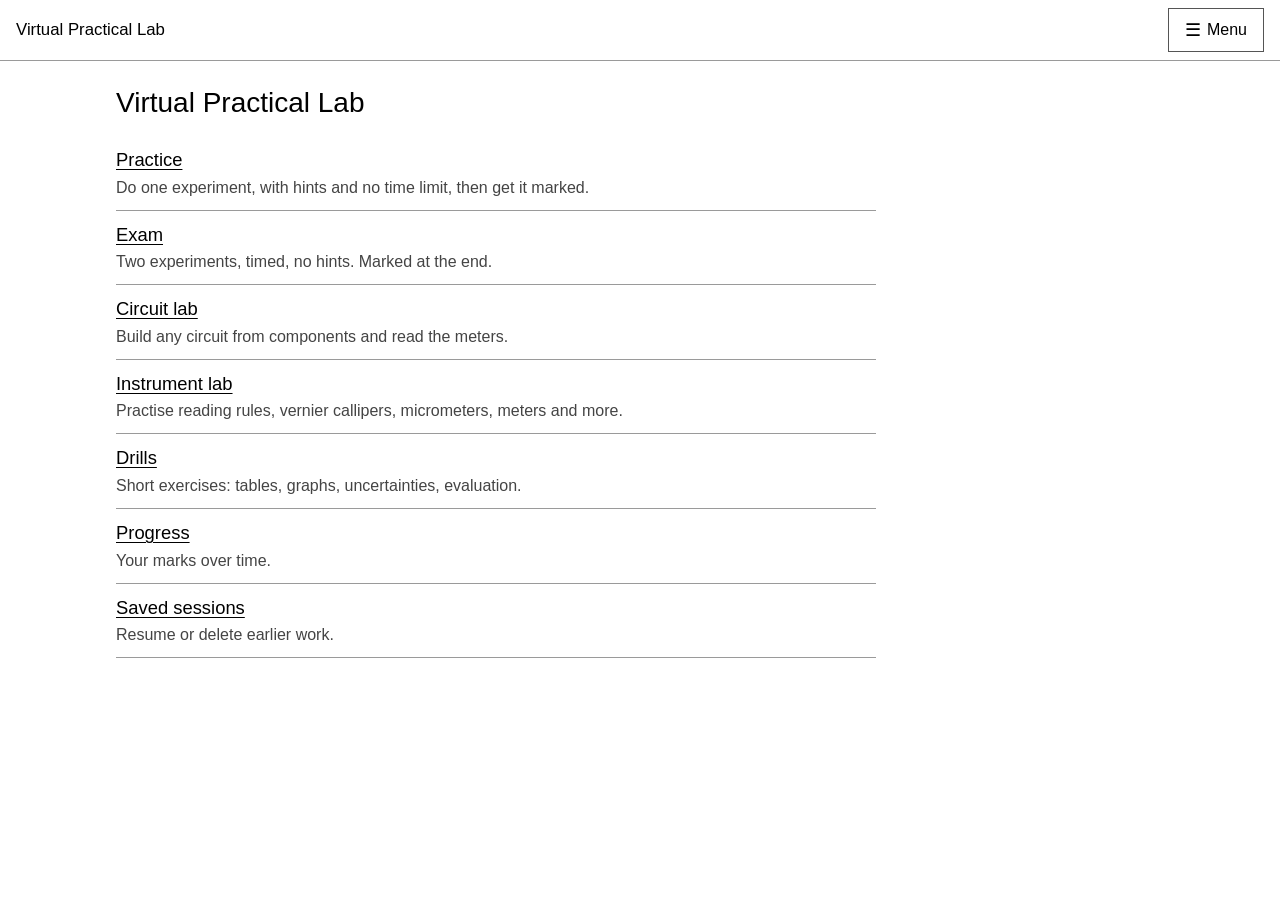
<file: index.html>
<!doctype html>
<html lang="en-GB">
<head>
  <meta charset="utf-8">
  <meta name="viewport" content="width=device-width, initial-scale=1">
  <title>Virtual Practical Lab</title>
  <meta name="description" content="Virtual physics practical lab: experiments, instruments, circuits, tables and graphs.">
  <link rel="stylesheet" href="styles/tokens.css">
  <link rel="stylesheet" href="styles/main.css">
  <link rel="stylesheet" href="styles/table.css">
  <link rel="stylesheet" href="styles/graph.css">
  <link rel="stylesheet" href="styles/instruments.css">
  <link rel="stylesheet" href="styles/drills.css">
  <link rel="stylesheet" href="styles/progress.css">
  <link rel="stylesheet" href="styles/circuit.css">
  <link rel="stylesheet" href="styles/plain.css">
</head>
<body>
  <a class="vl-skip" href="#app">Skip to main content</a>
  <header id="app-header" class="vl-header"></header>
  <main id="app" class="vl-app" tabindex="-1">
    <p class="vl-boot">Loading the lab…</p>
    <noscript><p>This lab needs JavaScript. Please enable it and reload.</p></noscript>
  </main>
  <div id="modal-root"></div>
  <div id="toast-root" class="vl-toasts" aria-live="polite"></div>

  <!-- core engines (order matters only for registry before experiments) -->
  <script src="core/rng.js"></script>
  <script src="core/sigfig.js"></script>
  <script src="core/units.js"></script>
  <script src="core/stats.js"></script>
  <script src="core/noise.js"></script>
  <script src="core/uncertainty.js"></script>
  <script src="core/instruments/base.js"></script>
  <script src="core/instruments/rules.js"></script>
  <script src="core/instruments/vernier.js"></script>
  <script src="core/instruments/micrometer.js"></script>
  <script src="core/instruments/protractor.js"></script>
  <script src="core/instruments/balance.js"></script>
  <script src="core/instruments/cylinder.js"></script>
  <script src="core/instruments/thermometer.js"></script>
  <script src="core/instruments/stopwatch.js"></script>
  <script src="core/instruments/meters.js"></script>
  <script src="core/datatable.js"></script>
  <script src="core/graph.js"></script>
  <script src="core/textmatch.js"></script>
  <script src="core/marking.js"></script>
  <script src="core/storage.js"></script>
  <script src="core/export.js"></script>
  <script src="core/circuit.js"></script>
  <script src="core/circuitTemplates.js"></script>
  <script src="core/registry.js"></script>

  <!-- experiments: one script per experiment -->
  <script src="experiments/pendulum.js"></script>

  <!-- user interface -->
  <script src="ui/dom.js"></script>
  <script src="ui/calculator.js"></script>
  <script src="ui/apparatusView.js"></script>
  <script src="ui/paperView.js"></script>
  <script src="ui/tableView.js"></script>
  <script src="ui/graphView.js"></script>
  <script src="ui/uncertaintyView.js"></script>
  <script src="ui/reportView.js"></script>
  <script src="ui/timer.js"></script>
  <script src="ui/shortcuts.js"></script>
  <script src="ui/instrumentLab.js"></script>
  <script src="ui/circuitSymbols.js"></script>
  <script src="ui/circuitBench.js"></script>
  <script src="ui/circuitLab.js"></script>
  <script src="ui/drillsView.js"></script>
  <script src="ui/progressView.js"></script>
  <script src="ui/app.js"></script>
</body>
</html>
</file>
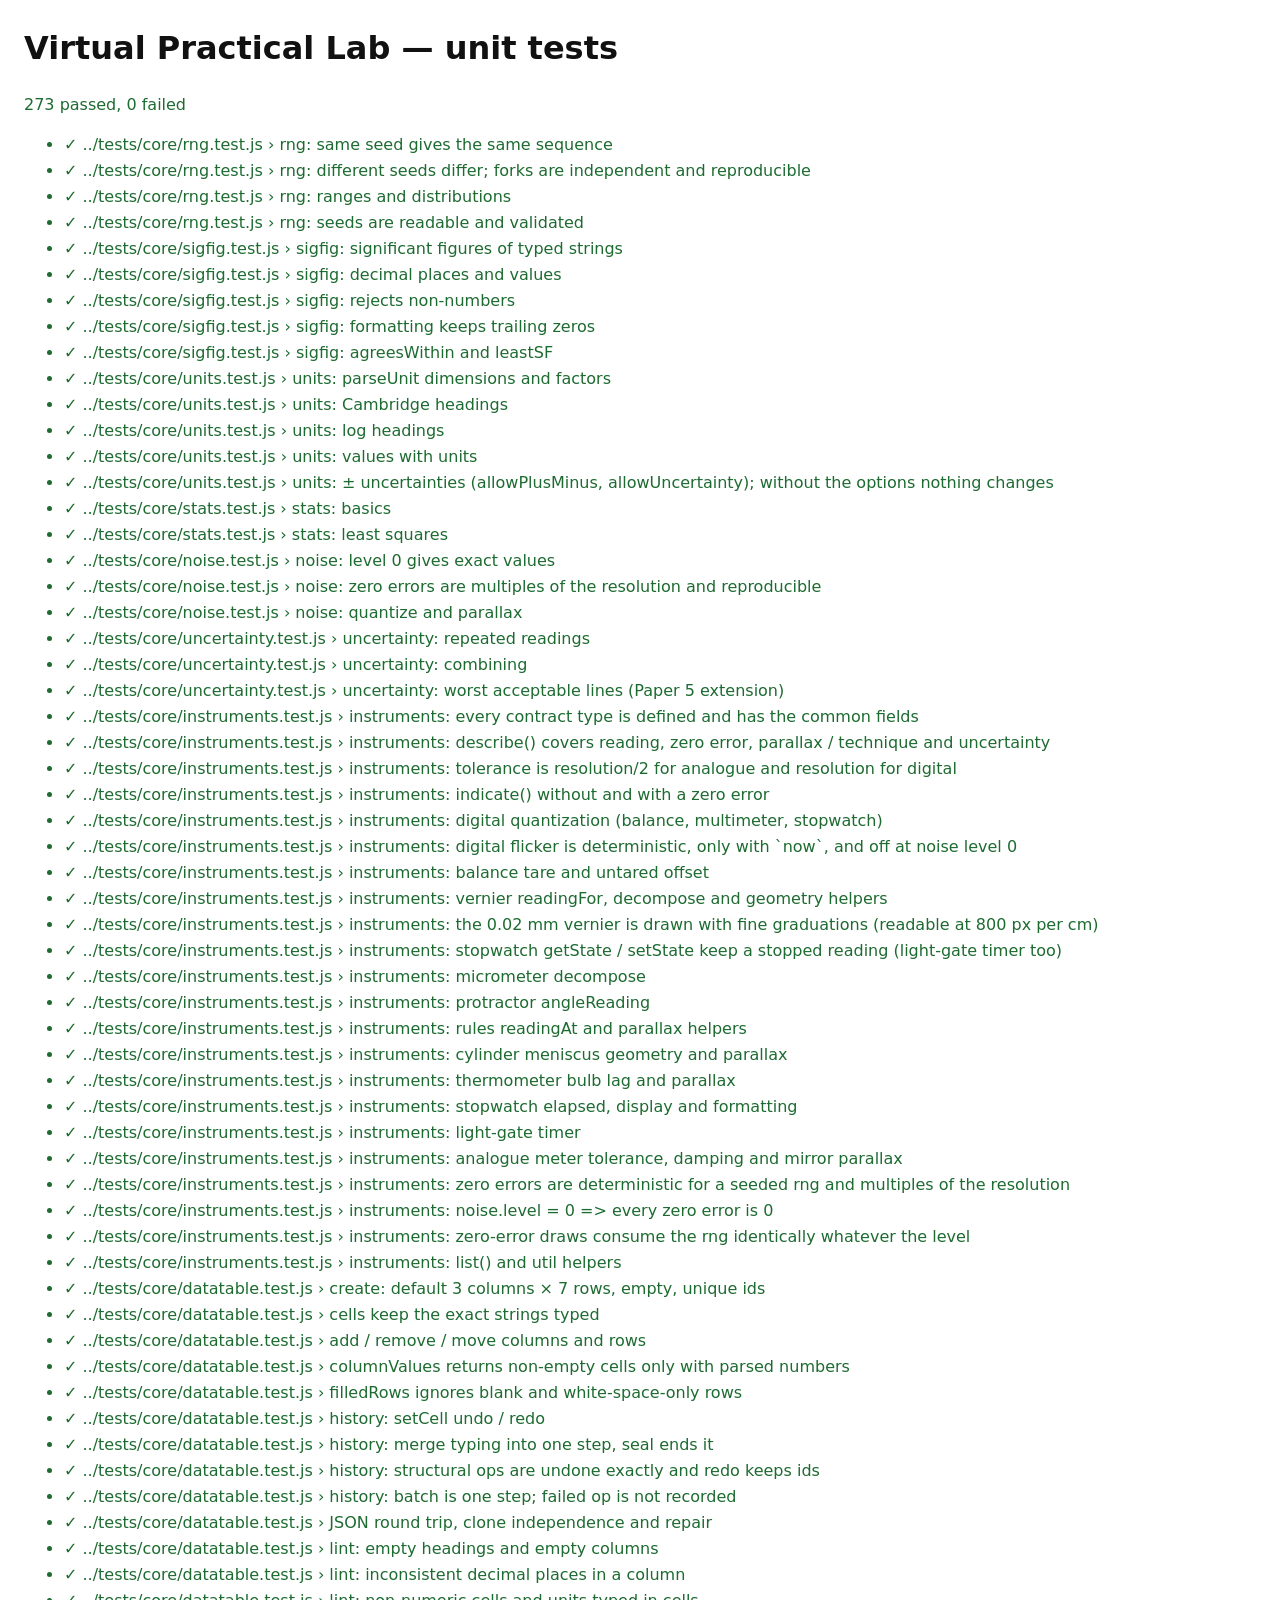
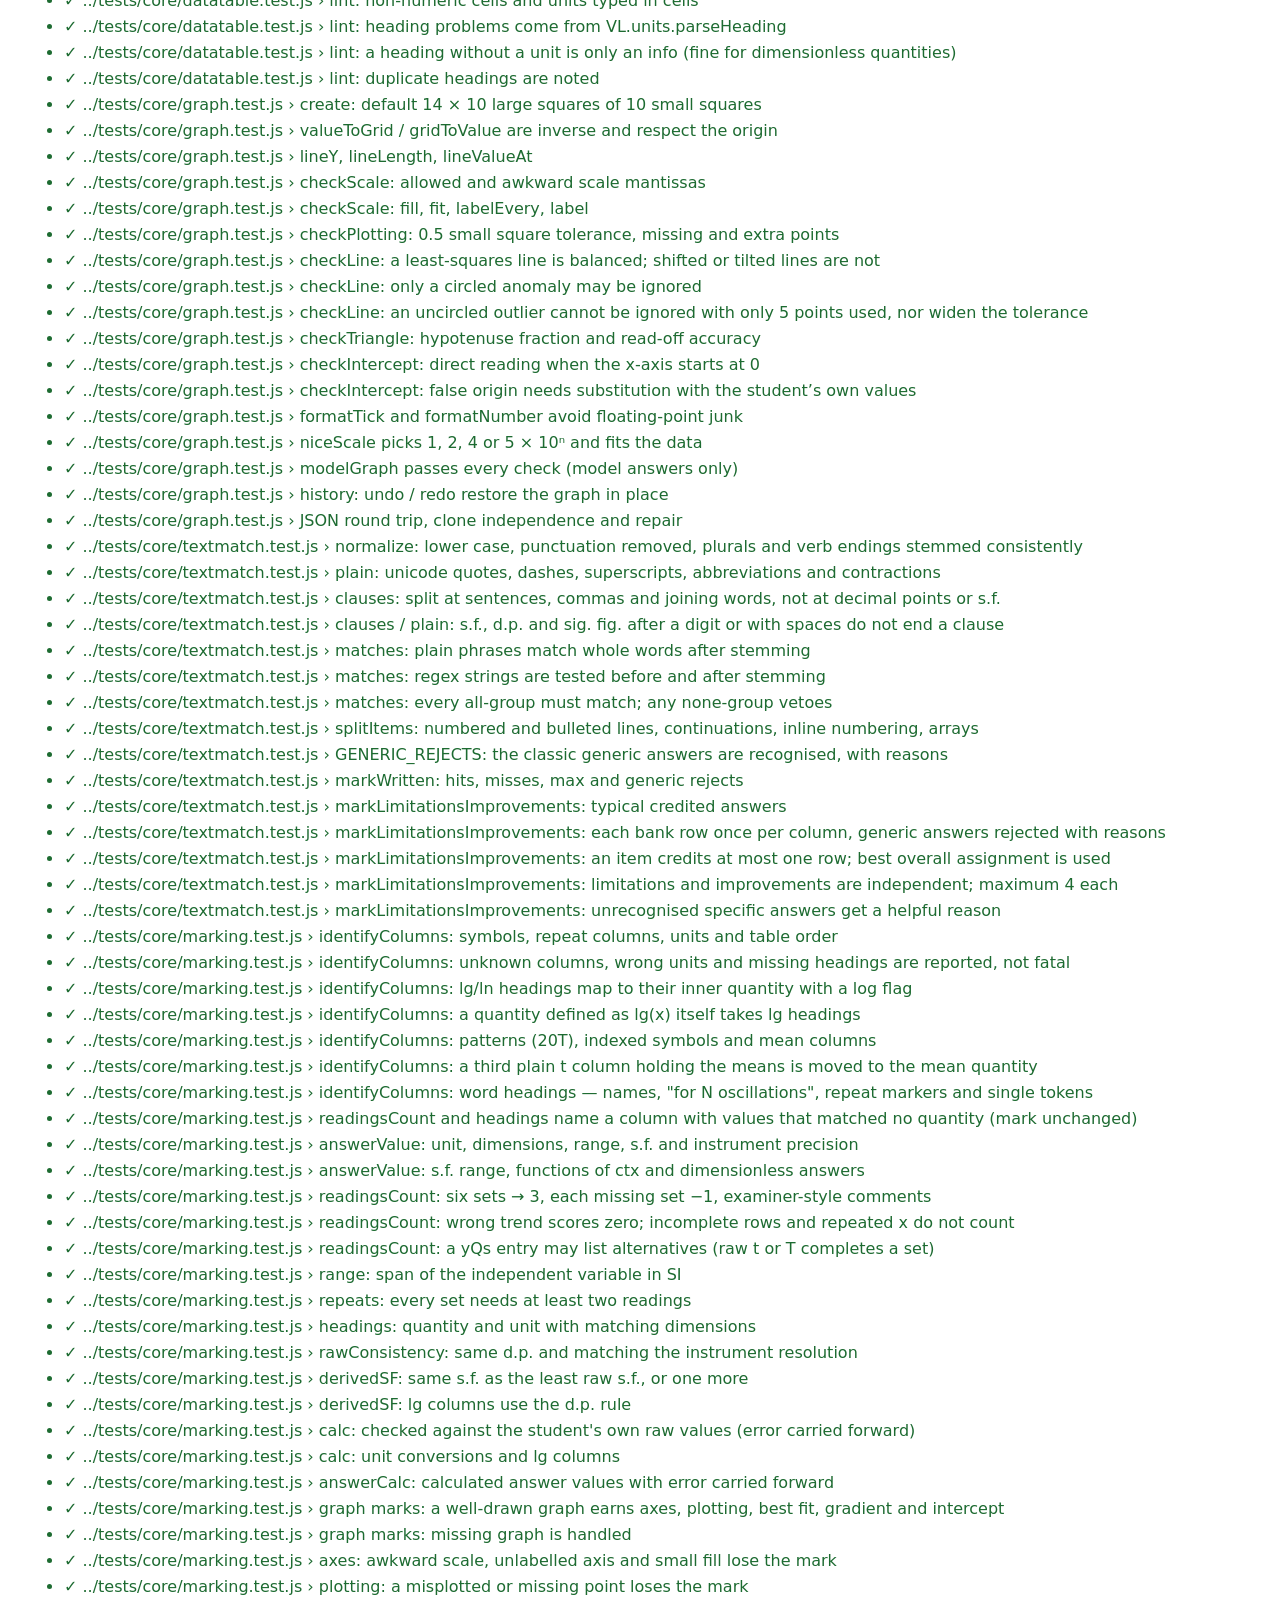
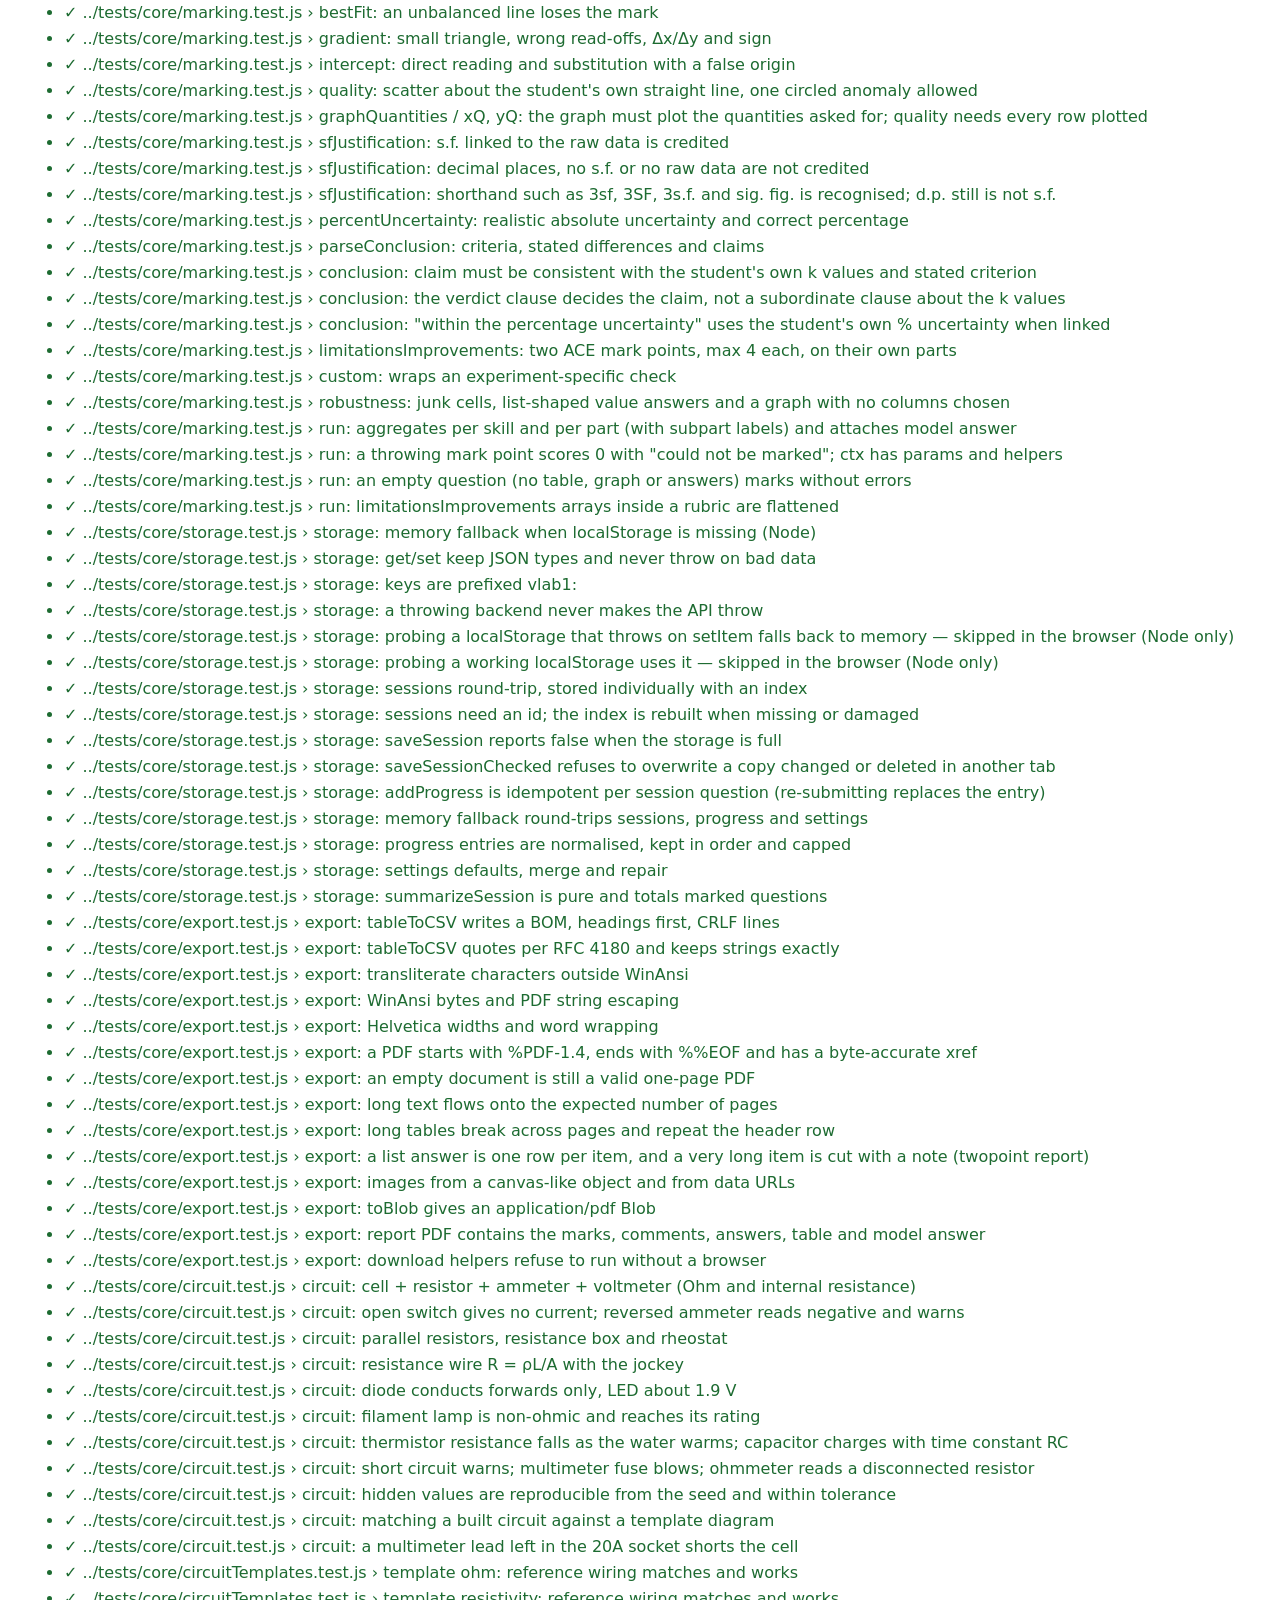
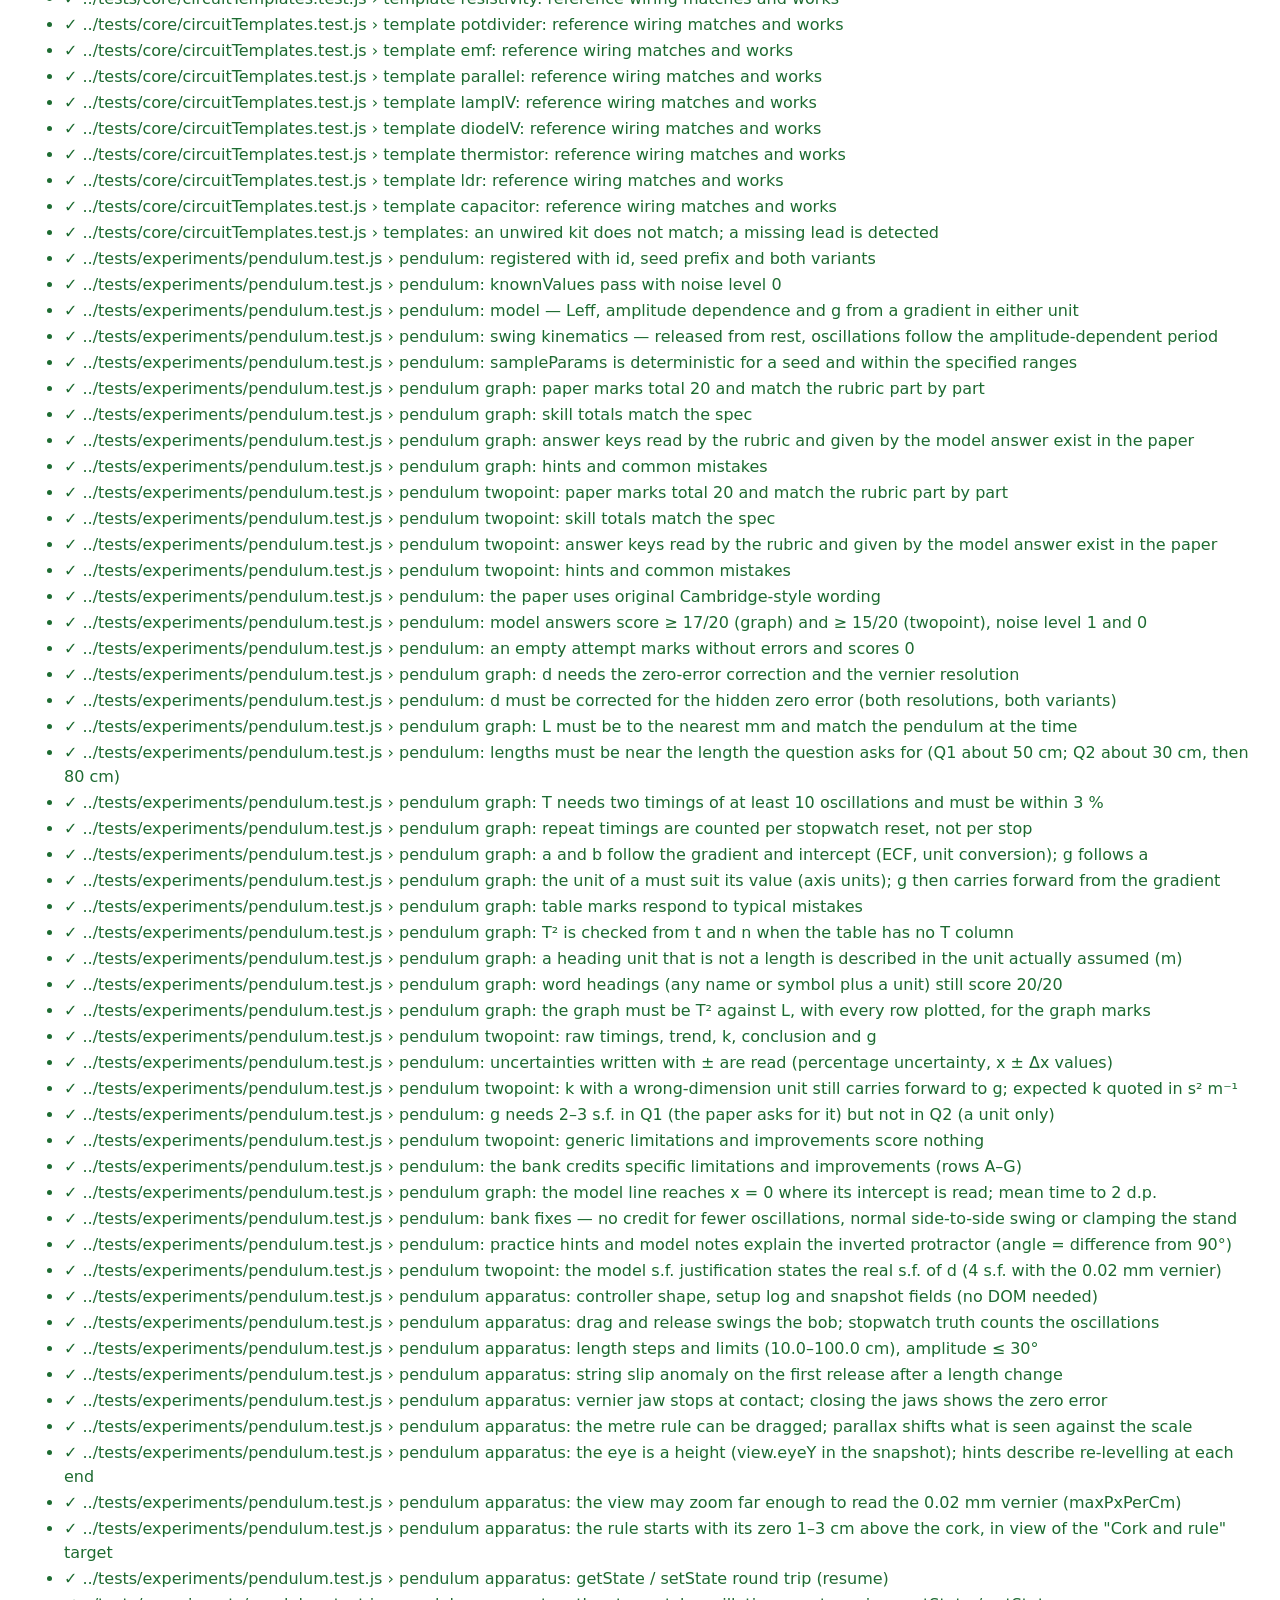
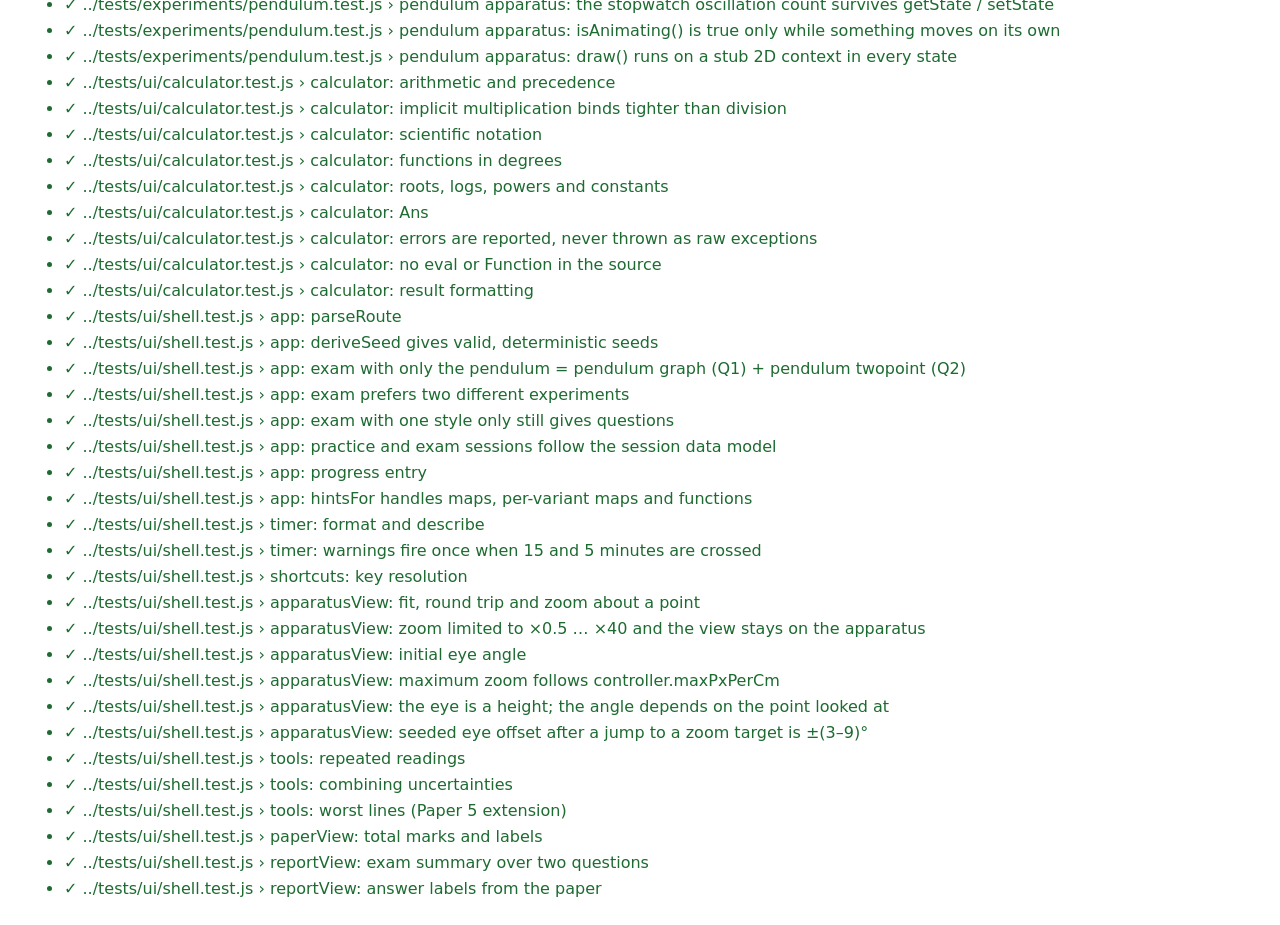
<file: tests/index.html>
<!doctype html>
<html lang="en-GB">
<head>
  <meta charset="utf-8">
  <meta name="viewport" content="width=device-width, initial-scale=1">
  <title>Lab tests</title>
  <style>
    body { font: 16px/1.5 system-ui, sans-serif; margin: 24px; color: #111; background: #fff; }
    .ok { color: #1d6b31; } .bad { color: #a3221b; } pre { white-space: pre-wrap; font-size: 13px; }
    li { margin: 2px 0; }
  </style>
</head>
<body>
  <h1>Virtual Practical Lab — unit tests</h1>
  <p id="summary">Running…</p>
  <ul id="results"></ul>
  <script src="manifest.js"></script>
  <script>
    (function () {
      var m = globalThis.VLabTestManifest;
      var files = m.sources.map(function (s) { return '../' + s; })
        .concat(['harness.js'])
        .concat(m.tests.map(function (t) { return '../' + t; }));
      var missing = [];
      function next(i) {
        if (i >= files.length) return runAll();
        var s = document.createElement('script');
        var f = files[i];
        s.src = f;
        s.onload = function () { next(i + 1); };
        s.onerror = function () { missing.push(f); next(i + 1); };
        if (f.indexOf('/tests/') !== -1 && globalThis.VLabTest) globalThis.VLabTest.currentFile = f;
        document.body.appendChild(s);
      }
      function runAll() {
        var ul = document.getElementById('results');
        globalThis.VLabTest.run(function (r) {
          var li = document.createElement('li');
          li.className = r.ok ? 'ok' : 'bad';
          li.textContent = (r.ok ? '✓ ' : '✗ ') + r.file + ' › ' + r.name;
          if (!r.ok) { var pre = document.createElement('pre'); pre.textContent = r.error; li.appendChild(pre); }
          ul.appendChild(li);
        }).then(function (s) {
          document.getElementById('summary').textContent = s.passed + ' passed, ' + s.failed + ' failed' +
            (missing.length ? ' — missing: ' + missing.join(', ') : '');
          document.getElementById('summary').className = s.failed ? 'bad' : 'ok';
        });
      }
      next(0);
    })();
  </script>
</body>
</html>
</file>
<file: styles/tokens.css>
/* Shared design tokens: a plain black-on-white theme. Every component stylesheet uses these variables. */
:root {
  --bg: #ffffff;
  --panel: #ffffff;
  --paper: #ffffff;
  --bench: #f4f4f4;         /* apparatus background */
  --ink: #000000;
  --muted: #444444;
  --line: #9a9a9a;
  --line-strong: #555555;
  --accent: #000000;        /* buttons, links, selected tab */
  --accent-ink: #ffffff;
  --accent-soft: #eeeeee;
  --ok: #006100;            /* always paired with ✓ and words */
  --ok-soft: #ffffff;
  --bad: #b00000;           /* always paired with ✗ and words */
  --bad-soft: #ffffff;
  --warn: #000000;
  --warn-soft: #ffffff;
  --focus: #000000;         /* focus outline */
  --grid-major: #9a9a9a;    /* graph paper large squares */
  --grid-minor: #dddddd;    /* graph paper small squares */
  --plot-ink: #000000;
  --skill-mmo: #555555;
  --skill-pdo: #555555;
  --skill-ace: #555555;
  --radius: 0;
  --gap: 12px;
  --tap: 44px;
  --font-ui: Arial, Helvetica, sans-serif;
  --font-paper: Arial, Helvetica, sans-serif;
  --font-mono: Arial, Helvetica, sans-serif;
  --font-size: 16px;
}
:root[data-theme="dark"] {
  --bg: #000000;
  --panel: #000000;
  --paper: #000000;
  --bench: #1a1a1a;
  --ink: #ffffff;
  --muted: #cccccc;
  --line: #777777;
  --line-strong: #bbbbbb;
  --accent: #ffffff;
  --accent-ink: #000000;
  --accent-soft: #222222;
  --ok: #8fdc8f;
  --ok-soft: #000000;
  --bad: #ff8a80;
  --bad-soft: #000000;
  --warn: #ffffff;
  --warn-soft: #000000;
  --focus: #ffffff;
  --grid-major: #777777;
  --grid-minor: #333333;
  --plot-ink: #ffffff;
  --skill-mmo: #aaaaaa;
  --skill-pdo: #aaaaaa;
  --skill-ace: #aaaaaa;
}
</file>
<file: styles/main.css>
/*
 * Application shell, workspace, apparatus panel, question paper, report, calculator and tools.
 * Prefix: .vl-   Colours come only from styles/tokens.css (light + [data-theme="dark"]).
 * Calm, high-contrast exam aesthetic; focus is always visible; touch targets are at least var(--tap) (44 px)
 * on touch screens; state is never shown by colour alone (icons and words are always present).
 */

/* =================================================================== base */

*, *::before, *::after { box-sizing: border-box; }

html { -webkit-text-size-adjust: 100%; text-size-adjust: 100%; }

body {
  margin: 0;
  min-height: 100vh;
  background: var(--bg);
  color: var(--ink);
  font-family: var(--font-ui);
  font-size: var(--font-size);
  line-height: 1.5;
  display: flex;
  flex-direction: column;
}

h1, h2, h3, h4, h5 { line-height: 1.25; margin: 0 0 0.5em; }
h1 { font-size: 1.75rem; }
h2 { font-size: 1.35rem; }
h3 { font-size: 1.15rem; }
h4 { font-size: 1.02rem; }
p { margin: 0 0 0.75em; }
a { color: var(--accent); text-underline-offset: 0.15em; }
code, kbd { font-family: var(--font-mono); }
abbr[title] { text-decoration: none; }
[hidden] { display: none !important; }

:focus { outline: none; }
:focus-visible {
  outline: 3px solid var(--focus);
  outline-offset: 2px;
  box-shadow: 0 0 0 5px rgba(0, 0, 0, 0.55);
}
h1:focus, h1:focus-visible, [tabindex="-1"]:focus-visible { outline: none; box-shadow: none; }
.vl-report-part:focus-visible, .vl-tabpanel:focus-visible { outline: 3px solid var(--focus); }

.vl-sr-only {
  position: absolute !important;
  width: 1px; height: 1px;
  padding: 0; margin: -1px;
  overflow: hidden; clip: rect(0 0 0 0); clip-path: inset(50%);
  white-space: nowrap; border: 0;
}
.vl-offscreen {
  position: fixed !important;
  left: -12000px; top: 0;
  width: 900px;
  opacity: 0;
  pointer-events: none;
}
/* graph exports are drawn here at a fixed size, whatever the size of the window */
.vl-export-holder { width: 900px !important; min-width: 900px; max-width: none; }

.vl-skip {
  position: absolute; left: 8px; top: -60px; z-index: 100;
  background: var(--accent); color: var(--accent-ink);
  padding: 10px 16px; border-radius: var(--radius); font-weight: 700;
}
.vl-skip:focus { top: 8px; }

.vl-muted, .vl-help { color: var(--muted); }
.vl-help { font-size: 0.92rem; margin: 0.15em 0 0.4em; }
.vl-error, .vl-field-error { color: var(--bad); font-weight: 600; }
.vl-ok-text { color: var(--ok); font-weight: 600; }
.vl-bad-text { color: var(--bad); font-weight: 600; }
.vl-warn-text { color: var(--warn); font-weight: 600; }
.vl-verify { color: var(--muted); font-style: italic; }
.vl-num { text-align: right; font-variant-numeric: tabular-nums; white-space: nowrap; }

.vl-app:focus { outline: none; }
main.vl-app { flex: 1 0 auto; display: block; }

.vl-boot { padding: 40px 16px; text-align: center; color: var(--muted); }

/* =================================================================== buttons */

.vl-btn {
  display: inline-flex;
  align-items: center;
  justify-content: center;
  gap: 6px;
  min-height: var(--tap);
  min-width: var(--tap);
  padding: 8px 16px;
  border: 2px solid var(--line-strong);
  border-radius: var(--radius);
  background: var(--panel);
  color: var(--ink);
  font: inherit;
  font-weight: 600;
  line-height: 1.2;
  text-decoration: none;
  cursor: pointer;
  touch-action: manipulation;
  transition: background-color 0.12s, border-color 0.12s;
}
.vl-btn:hover { background: var(--accent-soft); border-color: var(--accent); }
.vl-btn:active { transform: translateY(1px); }
.vl-btn[disabled], .vl-btn[aria-disabled="true"] {
  cursor: not-allowed; opacity: 0.6; transform: none; filter: none;
  background: var(--bg); border-color: var(--line); color: var(--muted);
}
.vl-btn--primary { background: var(--accent); border-color: var(--accent); color: var(--accent-ink); }
.vl-btn--primary:hover { background: var(--accent); filter: brightness(1.12); color: var(--accent-ink); }
.vl-btn--danger { background: var(--bad); border-color: var(--bad); color: var(--panel); }
.vl-btn--danger:hover { background: var(--bad); filter: brightness(1.1); }
.vl-btn--danger-text { color: var(--bad); }
.vl-btn--ghost { border-color: transparent; background: transparent; }
.vl-btn--ghost:hover { border-color: var(--line-strong); }
.vl-btn--small { min-height: 36px; min-width: 36px; padding: 4px 10px; font-size: 0.92rem; }
.vl-btn--large { min-height: 52px; padding: 10px 26px; font-size: 1.1rem; }
.vl-btn--icon { padding: 4px; font-size: 1.35rem; font-weight: 700; }
.vl-btn--chip { min-height: 36px; padding: 4px 12px; border-radius: 999px; font-size: 0.92rem; font-weight: 600; }
.vl-btn--ui { font-family: var(--font-ui); }
.vl-btn[aria-pressed="true"] { background: var(--ink); border-color: var(--ink); color: var(--panel); }
.vl-linkbtn {
  background: none; border: 0; padding: 4px 0; min-height: 36px;
  color: var(--accent); font: inherit; font-weight: 700; text-decoration: underline; cursor: pointer;
}

@media (pointer: coarse) {
  .vl-btn--small, .vl-btn--chip, .vl-linkbtn { min-height: var(--tap); min-width: var(--tap); }
}

/* =================================================================== header */

.vl-header {
  position: relative;
  z-index: 30;
  display: flex;
  flex-wrap: wrap;
  align-items: center;
  gap: 8px 16px;
  padding: 8px 16px;
  background: var(--panel);
  border-bottom: 2px solid var(--line);
}
.vl-brand {
  display: inline-flex;
  align-items: center;
  gap: 10px;
  color: var(--ink);
  text-decoration: none;
  min-height: var(--tap);
  border-radius: var(--radius);
}
.vl-brand-mark {
  display: inline-grid;
  place-items: center;
  width: 40px; height: 40px;
  border-radius: 8px;
  background: var(--accent);
  color: var(--accent-ink);
  font-weight: 800;
  letter-spacing: 0.02em;
  font-family: var(--font-paper);
  font-size: 1.1rem;
}
.vl-brand-text { display: flex; flex-direction: column; line-height: 1.15; }
.vl-brand-name { font-weight: 800; font-size: 1.05rem; }
.vl-brand-sub { font-size: 0.8rem; color: var(--muted); }
.vl-header-ctx { flex: 1 1 320px; min-width: 0; }
.vl-header-menu { position: relative; margin-left: auto; }
.vl-menu-icon { font-size: 1.15rem; }
.vl-menu {
  position: absolute;
  right: 0;
  top: calc(100% + 6px);
  min-width: 240px;
  padding: 6px;
  background: var(--panel);
  border: 2px solid var(--line-strong);
  border-radius: var(--radius);
  box-shadow: 0 10px 30px rgba(0, 0, 0, 0.25);
  z-index: 40;
}
.vl-menu-item {
  display: flex;
  align-items: center;
  width: 100%;
  min-height: var(--tap);
  padding: 8px 12px;
  border: 0;
  border-radius: 6px;
  background: transparent;
  color: var(--ink);
  font: inherit;
  text-align: left;
  text-decoration: none;
  cursor: pointer;
}
.vl-menu-item:hover, .vl-menu-item:focus-visible { background: var(--accent-soft); }
.vl-menu-sep { border: 0; border-top: 1px solid var(--line); margin: 6px 0; }
.vl-menu { max-height: calc(100vh - 70px); max-height: calc(100dvh - 70px); overflow-y: auto; overscroll-behavior: contain; }
/* session items in the menu: only on small screens (see "compact workspace header" below) */
.vl-menu-ws { display: none; }
.vl-menu-item--primary { font-weight: 800; color: var(--accent); }
.vl-menu-status, .vl-menu-status:disabled { cursor: default; color: var(--muted); font-size: 0.92rem; opacity: 1; }
.vl-menu-status:hover { background: transparent; }

/* workspace context in the header: row 1 = mode + title, row 2 (.vl-header-bar) = question, seed, timer, save, actions */
.vl-ws-meta { display: flex; align-items: center; gap: 6px 12px; min-width: 0; }
.vl-ws-title {
  flex: 0 1 auto;
  min-width: 0;
  font-weight: 700;
  font-size: 1.05rem;
  white-space: nowrap;
  overflow: hidden;
  text-overflow: ellipsis;
}
.vl-header-bar {
  flex: 1 1 100%;
  display: flex;
  flex-wrap: wrap;
  align-items: center;
  gap: 6px 14px;
  padding-top: 6px;
  border-top: 1px solid var(--line);
}
.vl-header-bar:empty { display: none; }
body.vl-body--ws .vl-brand-sub { display: none; }
body.vl-body--ws .vl-header-ctx { flex-basis: 200px; }
.vl-badge {
  display: inline-flex; align-items: center;
  padding: 2px 10px;
  border-radius: 999px;
  border: 2px solid var(--ink);
  font-size: 0.8rem; font-weight: 800; letter-spacing: 0.04em; text-transform: uppercase;
}
.vl-badge--exam { background: var(--ink); color: var(--panel); }
.vl-badge--practice { background: var(--panel); color: var(--ink); }
.vl-badge--drill { background: var(--accent-soft); color: var(--ink); }
.vl-seed { display: inline-flex; align-items: center; gap: 4px; white-space: nowrap; }
.vl-seed-label { font-size: 0.85rem; color: var(--muted); }
.vl-seed-code {
  font-family: var(--font-mono);
  font-weight: 700;
  padding: 2px 6px;
  background: var(--bg);
  border: 1px solid var(--line);
  border-radius: 4px;
  letter-spacing: 0.03em;
}
.vl-save { font-size: 0.88rem; color: var(--muted); white-space: nowrap; }
.vl-save--saved { color: var(--ok); }
.vl-save--error, .vl-save--nostore { color: var(--bad); font-weight: 700; }
.vl-ws-done { font-weight: 700; color: var(--ok); }

/* =================================================================== timer */

.vl-timer {
  display: inline-flex;
  align-items: center;
  gap: 8px;
  padding: 2px 4px 2px 10px;
  border: 2px solid var(--line-strong);
  border-radius: var(--radius);
  background: var(--panel);
}
.vl-timer-label { font-size: 0.82rem; color: var(--muted); font-weight: 600; }
.vl-timer-clock { font-family: var(--font-mono); font-size: 1.3rem; font-weight: 800; font-variant-numeric: tabular-nums; }
.vl-timer-badge { font-size: 0.85rem; font-weight: 800; }
.vl-timer-badge:empty { display: none; }
.vl-timer-hide {
  min-height: 36px; padding: 2px 8px;
  border: 1px solid var(--line); border-radius: 6px;
  background: transparent; color: var(--ink); font: inherit; font-size: 0.82rem; cursor: pointer;
}
.vl-timer--warn { border-color: var(--warn); background: var(--warn-soft); color: var(--warn); }
.vl-timer--warn .vl-timer-clock, .vl-timer--warn .vl-timer-label { color: var(--warn); }
.vl-timer--urgent, .vl-timer--ended { border-color: var(--bad); background: var(--bad-soft); }
.vl-timer--urgent .vl-timer-clock, .vl-timer--urgent .vl-timer-badge,
.vl-timer--ended .vl-timer-clock, .vl-timer--ended .vl-timer-badge { color: var(--bad); }
.vl-timer--hidden .vl-timer-clock { color: var(--muted); }
@media (pointer: coarse) { .vl-timer-hide { min-height: var(--tap); } }

/* =================================================================== pages */

.vl-page {
  width: 100%;
  max-width: 1080px;
  margin: 0 auto;
  padding: 24px 16px 48px;
}
.vl-page--wide { max-width: 1400px; }
.vl-lead { font-size: 1.08rem; max-width: 52em; }

.vl-hero {
  padding: 28px 28px 20px;
  background: var(--panel);
  border: 1px solid var(--line);
  border-left: 6px solid var(--accent);
  border-radius: var(--radius);
  margin-bottom: 20px;
}
.vl-hero-title { font-family: var(--font-paper); font-size: 2.2rem; margin-bottom: 0.2em; }
.vl-hero-lead { font-size: 1.15rem; font-weight: 600; }
.vl-hero p { max-width: 54em; }
.vl-hero-resume { margin-top: 12px; }

.vl-cards {
  display: grid;
  grid-template-columns: repeat(auto-fill, minmax(min(100%, 300px), 1fr));
  gap: 14px;
  margin-bottom: 28px;
}
.vl-card {
  position: relative;
  display: flex;
  flex-direction: column;
  gap: 6px;
  min-height: 140px;
  padding: 18px 44px 18px 18px;
  background: var(--panel);
  color: var(--ink);
  text-decoration: none;
  border: 2px solid var(--line);
  border-radius: var(--radius);
  transition: border-color 0.12s, box-shadow 0.12s;
}
.vl-card:hover { border-color: var(--accent); box-shadow: 0 4px 16px rgba(0, 0, 0, 0.08); }
.vl-card-title { font-size: 1.2rem; font-weight: 800; }
.vl-card-text { color: var(--muted); }
.vl-card-go { position: absolute; right: 16px; top: 16px; font-size: 1.4rem; color: var(--accent); }
.vl-card--exam { border-top: 6px solid var(--ink); }
.vl-card--practice { border-top: 6px solid var(--accent); }
.vl-card--drills { border-top: 6px solid var(--skill-pdo); }
.vl-card--instruments { border-top: 6px solid var(--skill-ace); }
.vl-card--progress { border-top: 6px solid var(--skill-mmo); }
.vl-card--sessions { border-top: 6px solid var(--line-strong); }

.vl-about {
  padding: 20px 24px;
  background: var(--panel);
  border: 1px solid var(--line);
  border-radius: var(--radius);
}
.vl-about p { max-width: 60em; }
.vl-skills { list-style: none; padding: 0; margin: 0; display: grid; gap: 10px; }
.vl-skill { padding: 10px 14px; border: 1px solid var(--line); border-left-width: 6px; border-radius: 6px; background: var(--bg); }
.vl-skill--mmo { border-left-color: var(--skill-mmo); }
.vl-skill--pdo { border-left-color: var(--skill-pdo); }
.vl-skill--ace { border-left-color: var(--skill-ace); }

.vl-notice {
  padding: 12px 16px;
  border: 2px solid var(--line-strong);
  border-radius: var(--radius);
  background: var(--panel);
  margin-bottom: 16px;
}
.vl-notice--warn { border-color: var(--warn); background: var(--warn-soft); color: var(--ink); }
.vl-notice--bad { border-color: var(--bad); background: var(--bad-soft); color: var(--ink); }
.vl-placeholder-card {
  padding: 24px;
  margin: 16px;
  background: var(--panel);
  border: 2px dashed var(--line-strong);
  border-radius: var(--radius);
  color: var(--ink);
}
.vl-placeholder { color: var(--muted); font-style: italic; }

/* =================================================================== forms */

.vl-form { display: grid; gap: 20px; max-width: 760px; }
.vl-form-actions { display: flex; gap: 10px; flex-wrap: wrap; }
.vl-choices { border: 0; padding: 0; margin: 0; display: grid; gap: 12px; }
.vl-choices--inline { grid-template-columns: repeat(auto-fit, minmax(min(100%, 240px), 1fr)); }
.vl-choices--inline > legend { grid-column: 1 / -1; }
.vl-legend, .vl-label { display: block; font-weight: 700; margin-bottom: 6px; }
.vl-legend { font-size: 1.1rem; }
.vl-choice-group { display: grid; gap: 8px; padding: 14px; background: var(--panel); border: 1px solid var(--line); border-radius: var(--radius); }
.vl-choice-exp { font-size: 1.12rem; margin: 0 0 4px; }
.vl-choice-topic { font-weight: 400; color: var(--muted); font-size: 0.95rem; }

.vl-radio-card {
  position: relative;
  display: flex;
  align-items: flex-start;
  gap: 12px;
  min-height: var(--tap);
  padding: 12px 14px;
  border: 2px solid var(--line);
  border-radius: var(--radius);
  background: var(--panel);
  cursor: pointer;
}
.vl-radio-card:hover { border-color: var(--accent); }
.vl-radio-card:has(input:checked) { border-color: var(--accent); background: var(--accent-soft); box-shadow: inset 4px 0 0 var(--accent); }
.vl-radio-input { width: 22px; height: 22px; margin: 2px 0 0; flex: none; accent-color: var(--accent); }
.vl-radio-card-body { display: flex; flex-wrap: wrap; align-items: center; gap: 4px 10px; }
.vl-radio-card-title { font-weight: 700; }
.vl-radio-card-text { flex-basis: 100%; color: var(--muted); font-size: 0.95rem; }
.vl-tag {
  display: inline-block;
  padding: 1px 8px;
  border: 1px solid var(--line-strong);
  border-radius: 999px;
  font-size: 0.78rem;
  font-weight: 700;
  color: var(--ink);
  background: var(--bg);
}
.vl-tag--q1 { border-color: var(--skill-mmo); }
.vl-tag--q2 { border-color: var(--skill-ace); }
.vl-tag--ext { border-color: var(--skill-pdo); border-style: dashed; }

.vl-field { display: grid; gap: 2px; }
.vl-field--inline { grid-template-columns: minmax(0, 1fr) minmax(0, 12em); align-items: center; gap: 8px; }
.vl-field--inline .vl-label { margin: 0; font-weight: 600; }
.vl-input {
  min-height: var(--tap);
  padding: 8px 10px;
  border: 2px solid var(--line-strong);
  border-radius: 6px;
  background: var(--panel);
  color: var(--ink);
  font: inherit;
  width: 100%;
}
.vl-input:focus-visible, .vl-input:focus { border-color: var(--accent); outline: 3px solid var(--focus); outline-offset: 1px; }
.vl-input[aria-invalid="true"] { border-color: var(--bad); background: var(--bad-soft); }
.vl-input--seed { max-width: 18em; font-family: var(--font-mono); font-size: 1.1rem; letter-spacing: 0.06em; text-transform: uppercase; }
.vl-input--num { font-family: var(--font-mono); }
.vl-input--cell { min-width: 6em; padding: 6px 8px; }
.vl-check { display: flex; align-items: center; gap: 10px; min-height: var(--tap); }
.vl-check input { width: 22px; height: 22px; accent-color: var(--accent); }
.vl-radios { border: 0; padding: 0; margin: 0 0 8px; display: flex; flex-wrap: wrap; gap: 4px 18px; }
.vl-radio { display: flex; align-items: center; gap: 8px; min-height: var(--tap); }
.vl-radio input { width: 20px; height: 20px; accent-color: var(--accent); }
.vl-fieldset { border: 1px solid var(--line); border-radius: 6px; padding: 8px 12px 12px; margin: 0; display: grid; gap: 6px; }
.vl-fieldset legend { font-weight: 700; padding: 0 4px; }
.vl-details { background: var(--panel); border: 1px solid var(--line); border-radius: var(--radius); padding: 8px 14px; }
.vl-details summary { min-height: var(--tap); display: flex; align-items: center; cursor: pointer; font-weight: 600; }

/* =================================================================== workspace layout */

body.vl-body--ws { height: 100vh; height: 100dvh; overflow: hidden; }
body.vl-body--ws main.vl-app { flex: 1 1 auto; min-height: 0; display: flex; flex-direction: column; }

.vl-ws { flex: 1 1 auto; min-height: 0; display: flex; flex-direction: column; }
.vl-ws-spacer { flex: 1 1 auto; }
/* persistent notices above the workspace: work not saved, session changed in another tab */
.vl-ws-banners { flex: none; }
.vl-ws-banners:empty { display: none; }
.vl-ws-banner {
  display: flex; flex-wrap: wrap; align-items: center; gap: 6px 12px;
  margin: 0; padding: 8px 12px;
  border-width: 0 0 2px; border-radius: 0;
}
.vl-ws-banner-text { flex: 1 1 20em; min-width: 0; }
.vl-ws-banner-close { font-size: 1.1rem; }
.vl-ws-actions { display: flex; flex-wrap: wrap; gap: 8px; }
.vl-qswitch { display: flex; gap: 6px; }
.vl-qswitch-btn--done::after { content: " ✓"; }
.vl-narrow-toggle { display: none; gap: 0; }
.vl-narrow-toggle .vl-btn { border-radius: 0; }
.vl-narrow-toggle .vl-btn:first-child { border-radius: var(--radius) 0 0 var(--radius); }
.vl-narrow-toggle .vl-btn:last-child { border-radius: 0 var(--radius) var(--radius) 0; border-left: 0; }

.vl-ws-main {
  flex: 1 1 auto;
  min-height: 0;
  display: grid;
  grid-template-columns: minmax(0, 58fr) minmax(0, 42fr);
}
.vl-ws-left, .vl-ws-right { min-height: 0; min-width: 0; }
.vl-ws-left {
  display: flex;
  flex-direction: column;
  overflow: auto;
  border-right: 2px solid var(--line);
  background: var(--bench);
}
.vl-ws-right { display: flex; flex-direction: column; background: var(--bg); }

/* =================================================================== tabs */

.vl-tabs {
  display: flex;
  gap: 2px;
  padding: 6px 8px 0;
  background: var(--panel);
  border-bottom: 2px solid var(--line-strong);
  overflow-x: auto;
  flex: none;
}
.vl-tab {
  position: relative;
  display: inline-flex;
  align-items: baseline;
  gap: 6px;
  min-height: var(--tap);
  padding: 8px 14px;
  border: 2px solid transparent;
  border-bottom: 0;
  border-radius: var(--radius) var(--radius) 0 0;
  background: transparent;
  color: var(--muted);
  font: inherit;
  font-weight: 600;
  cursor: pointer;
  white-space: nowrap;
}
.vl-tab:hover { color: var(--ink); background: var(--bg); }
.vl-tab[aria-selected="true"] {
  color: var(--ink);
  background: var(--bg);
  border-color: var(--line-strong);
  font-weight: 800;
  margin-bottom: -2px;
  box-shadow: inset 0 4px 0 var(--accent);
}
.vl-tab-key { font-size: 0.7rem; color: var(--muted); font-weight: 400; }
/* When the right panel is narrow, drop the Alt+n hints (they are listed in the ? help) so all five tabs fit. */
.vl-ws-right { container-type: inline-size; }
@container (max-width: 620px) {
  .vl-tab-key { display: none; }
  .vl-tab { padding: 8px 11px; }
}
.vl-tabpanels { flex: 1 1 auto; min-height: 0; position: relative; }
.vl-tabpanel { position: absolute; inset: 0; overflow: auto; padding: 12px; }
.vl-tabpanel--paper { padding: 12px 12px 40px; }
/* the graph tools stick to the very top of the tab panel (over its 12 px padding, so nothing shows above them) */
.vl-tabpanel > .vg-root:not(.vg-root--readonly) > .vg-toolbar { top: -12px; }

/* =================================================================== apparatus panel */

.vl-ws-left > .vl-apparatus { flex: 1 1 auto; }
.vl-apparatus { display: flex; flex-direction: column; min-height: 100%; }
.vl-app-toolbar {
  display: flex;
  flex-wrap: wrap;
  align-items: center;
  gap: 6px 14px;
  padding: 6px 10px;
  background: var(--panel);
  border-bottom: 1px solid var(--line);
}
.vl-app-zoom { display: inline-flex; align-items: center; gap: 4px; }
.vl-app-zoomlevel { min-width: 3.4em; text-align: center; font-family: var(--font-mono); font-weight: 700; }
.vl-app-targets { display: flex; flex-wrap: wrap; align-items: center; gap: 4px 6px; }
.vl-app-targets-label { font-size: 0.85rem; color: var(--muted); font-weight: 600; }

/* The stage takes most of the viewport height; the stopwatch and reading pad sit directly below it (still in view),
   the experiment controls follow and the left column scrolls for them. */
.vl-app-stagerow { flex: 1 1 auto; min-height: 300px; min-height: max(300px, calc(100vh - 360px)); min-height: max(300px, calc(100dvh - 360px)); display: flex; }
.vl-app-stage { position: relative; flex: 1 1 auto; min-width: 0; overflow: hidden; background: var(--bench); }
.vl-app-canvas {
  position: absolute;
  left: 0; top: 0;
  display: block;
  touch-action: none;
  cursor: grab;
  user-select: none;
  -webkit-user-select: none;
}
.vl-app-canvas--panning { cursor: grabbing; }
.vl-app-canvas--grab-item { cursor: pointer; }
.vl-app-canvas:focus-visible { outline-offset: -4px; box-shadow: none; }
.vl-app-stagemsg {
  position: absolute; left: 12px; right: 12px; bottom: 12px;
  padding: 10px 14px;
  background: var(--bad-soft); color: var(--ink);
  border: 2px solid var(--bad); border-radius: var(--radius);
  font-weight: 600;
}
.vl-app-hint {
  position: absolute; left: 12px; top: 12px; right: 12px;
  max-width: 30em;
  display: flex; flex-wrap: wrap; align-items: center; gap: 8px 12px;
  padding: 10px 12px;
  background: var(--panel); color: var(--ink);
  border: 2px solid var(--accent); border-radius: var(--radius);
  box-shadow: 0 6px 18px rgba(0, 0, 0, 0.2);
}
.vl-app-hint p { margin: 0; flex: 1 1 14em; }

/* eye-level control */
.vl-eye {
  flex: none;
  width: 72px;
  display: flex;
  flex-direction: column;
  align-items: center;
  gap: 4px;
  padding: 8px 4px;
  background: var(--panel);
  border-left: 1px solid var(--line);
  text-align: center;
}
.vl-eye-label { font-size: 0.78rem; font-weight: 800; line-height: 1.1; }
.vl-eye-end { font-size: 0.75rem; color: var(--muted); font-weight: 600; }
.vl-eye-slider {
  position: relative;
  flex: 1 1 auto;
  width: 56px;
  min-height: 140px;
  border-radius: 28px;
  cursor: ns-resize;
  touch-action: none;
}
.vl-eye-track { position: absolute; left: 0; right: 0; top: 16px; bottom: 16px; }
.vl-eye-rail {
  position: absolute; left: 50%; top: 0; bottom: 0;
  width: 8px; transform: translateX(-50%);
  background: var(--line);
  border: 1px solid var(--line-strong);
  border-radius: 4px;
}
.vl-eye-thumb {
  position: absolute; left: 50%;
  width: 46px; height: 30px;
  transform: translate(-50%, -50%);
  display: grid; place-items: center;
  background: var(--panel);
  border: 2px solid var(--ink);
  border-radius: 15px;
  box-shadow: 0 2px 6px rgba(0, 0, 0, 0.25);
}
.vl-eye-icon {
  position: relative;
  display: block;
  width: 26px; height: 14px;
  border: 2px solid var(--ink);
  border-radius: 50%;
}
.vl-eye-icon::after {
  content: "";
  position: absolute; left: 50%; top: 50%;
  width: 7px; height: 7px;
  transform: translate(-50%, -50%);
  border-radius: 50%;
  background: var(--ink);
}
.vl-eye-slider:focus-visible .vl-eye-thumb { outline: 3px solid var(--focus); outline-offset: 2px; }
/* "level" tick at the middle of the track: the middle of the slider is level with the centre of the view */
.vl-eye-level {
  position: absolute; left: 50%; top: 50%;
  width: 30px; height: 0;
  transform: translate(-50%, -50%);
  border-top: 3px solid var(--ink);
}
.vl-eye-level::before, .vl-eye-level::after {
  content: ""; position: absolute; top: -6px;
  width: 0; height: 0;
  border-top: 5px solid transparent; border-bottom: 5px solid transparent;
}
.vl-eye-level::before { left: -7px; border-left: 6px solid var(--ink); }
.vl-eye-level::after { right: -7px; border-right: 6px solid var(--ink); }
/* eye far above / below the view: the thumb is pinned at that end */
.vl-eye-slider--pinned .vl-eye-thumb { border-style: dashed; }
.vl-eye-note {
  margin: 2px 0 0;
  font-size: 0.72rem; line-height: 1.2; font-weight: 700;
  color: var(--warn);
  overflow-wrap: anywhere;
}

/* lower area: bench tools, experiment controls, reading pad */
.vl-app-lower {
  flex: none;
  display: flex;
  flex-wrap: wrap;
  align-items: flex-start;
  gap: 10px;
  padding: 10px;
  background: var(--panel);
  border-top: 2px solid var(--line);
}
.vl-bench { flex: 0 0 auto; max-width: 100%; }
.vl-bench .vi-sw { flex-direction: row; align-items: center; flex-wrap: wrap; padding: 8px; border-radius: 16px; }
.vl-bench .vi-sw-digits { font-size: 2rem; }
.vl-bench .vi-sw-lcd { min-width: 8.5ch; }
.vl-bench .vi-sw-btn { min-height: 48px; min-width: 84px; font-size: 1.02rem; border-radius: 12px; }
.vl-app-controls { order: 2; flex: 1 1 100%; display: flex; flex-wrap: wrap; gap: 8px 14px; align-items: flex-start; min-width: 0; }
.vl-ctl-group { display: flex; flex-wrap: wrap; align-items: center; gap: 6px; }
.vl-ctl-group-label { flex-basis: 100%; font-size: 0.82rem; font-weight: 700; color: var(--muted); }
.vl-ctl-btn { padding: 6px 12px; }
.vl-ctl-tick { display: inline-block; width: 1em; }
.vl-ctl-note { flex-basis: 100%; margin: 0; font-size: 0.88rem; color: var(--muted); }

.vl-pad { order: 1; flex: 1 1 300px; min-width: 0; display: grid; grid-template-columns: minmax(0, 1fr); gap: 4px; }
.vl-pad-row { display: flex; align-items: center; gap: 8px; }
.vl-pad-label { font-weight: 800; }
.vl-pad-input {
  flex: 1 1 auto;
  min-width: 0;
  min-height: 48px;
  padding: 8px 12px;
  border: 2px solid var(--line-strong);
  border-radius: 6px;
  background: var(--paper);
  color: var(--ink);
  font-family: var(--font-mono);
  font-size: 1.25rem;
}
.vl-pad-input:focus { border-color: var(--accent); outline: 3px solid var(--focus); outline-offset: 1px; }
.vl-pad-input:disabled { background: var(--bg); color: var(--muted); }
.vl-pad-record { min-height: 48px; padding: 8px 22px; font-size: 1.05rem; }
.vl-pad-target { margin: 0; font-size: 0.92rem; }
.vl-pad-target--none { color: var(--warn); }
.vl-pad-target-label { font-family: var(--font-mono); padding: 1px 6px; border: 1px solid var(--accent); border-radius: 4px; background: var(--accent-soft); }
.vl-rough { font-size: 0.92rem; }
.vl-rough summary { min-height: 36px; display: flex; align-items: center; gap: 4px; cursor: pointer; font-weight: 700; }
.vl-rough-note { font-weight: 400; color: var(--muted); }
.vl-rough-help { color: var(--muted); margin: 0 0 4px; }
.vl-rough-list { margin: 0 0 6px; padding-left: 1.8em; font-family: var(--font-mono); columns: 3 7em; }
@media (pointer: coarse) { .vl-rough summary { min-height: var(--tap); } }
/* "“…” is already in (b) L =. Replace it?" */
.vl-pad-confirm {
  display: flex; flex-wrap: wrap; align-items: center; gap: 6px 8px;
  padding: 6px 8px;
  border: 2px solid var(--warn); border-radius: 6px;
  background: var(--warn-soft); color: var(--ink);
}
.vl-pad-confirm[hidden] { display: none; }
.vl-pad-confirm-text { flex: 1 1 14em; min-width: 0; font-weight: 600; overflow-wrap: anywhere; }
/* reload button in the stage message after the apparatus stopped */
.vl-app-reload { margin-left: 8px; }

/* Wide layout: the left column does not scroll. The stage takes what is left after the toolbar and a compact lower
   area (stopwatch and reading pad side by side, then a wrapping strip of experiment controls), which scrolls
   inside itself, so the apparatus and its controls are on screen together on a laptop. */
@media (min-width: 900px) {
  .vl-ws-left { overflow: hidden; }
  .vl-ws-left > .vl-apparatus { flex: 1 1 auto; min-height: 0; }
  .vl-apparatus { min-height: 0; height: 100%; }
  .vl-app-toolbar { flex: none; padding: 4px 8px; gap: 4px 10px; }
  .vl-app-stagerow { flex: 1 1 auto; min-height: 240px; }
  .vl-eye { overflow: hidden; padding: 6px 3px; }
  .vl-eye-slider { min-height: 84px; }
  .vl-app-lower {
    flex: 0 1 auto;
    max-height: 40%;
    overflow: auto;
    overscroll-behavior: contain;
    gap: 6px 10px;
    padding: 6px 8px 8px;
  }
  .vl-bench .vi-sw { padding: 4px 6px; gap: 6px; border-radius: 12px; }
  .vl-bench .vi-sw-digits { font-size: 1.55rem; }
  .vl-pad { flex-basis: 260px; gap: 2px; }
  .vl-pad-target { font-size: 0.85rem; line-height: 1.3; }
  .vl-rough summary { min-height: 28px; }
  .vl-app-controls { gap: 4px 12px; }
  .vl-ctl-group { gap: 4px; }
  .vl-ctl-group-label { font-size: 0.78rem; }
  .vl-ctl-note { font-size: 0.8rem; }
}
@media (min-width: 900px) and (pointer: fine) {
  .vl-app-toolbar .vl-btn { min-height: 36px; min-width: 36px; }
  .vl-app-toolbar .vl-btn--chip { padding: 2px 10px; font-size: 0.88rem; }
  .vl-bench .vi-sw-btn { min-height: 38px; min-width: 70px; font-size: 0.98rem; }
  .vl-pad-input { min-height: 38px; padding: 4px 10px; font-size: 1.1rem; }
  .vl-pad-record { min-height: 38px; padding: 4px 18px; }
  .vl-ctl-btn { min-height: 36px; min-width: 36px; padding: 4px 10px; font-size: 0.92rem; }
}

/* =================================================================== question paper */

.vl-paper {
  max-width: 50em;
  margin: 0 auto;
  padding: 26px 26px 30px;
  background: var(--paper);
  color: var(--ink);
  border: 1px solid var(--line);
  box-shadow: 0 2px 10px rgba(0, 0, 0, 0.08);
  font-family: var(--font-paper);
  font-size: 1.05rem;
  line-height: 1.6;
}
.vl-paper-banner {
  font-family: var(--font-ui);
  padding: 8px 12px;
  border: 2px solid var(--line-strong);
  background: var(--bg);
  border-radius: 6px;
}
.vl-paper-head { display: flex; flex-wrap: wrap; align-items: baseline; justify-content: space-between; gap: 6px 16px; border-bottom: 2px solid var(--ink); margin-bottom: 14px; }
.vl-paper-title { font-size: 1.4rem; margin: 0 0 6px; }
.vl-paper-total-top { margin: 0 0 6px; font-weight: 700; }
.vl-paper-intro { margin-bottom: 12px; }
.vl-paper-apparatus { margin: 0 0 16px; padding: 10px 14px; border: 1px solid var(--line); border-radius: 4px; }
.vl-paper-apparatus-head { font-weight: 700; margin-bottom: 4px; }
.vl-paper-apparatus ul { margin: 0 0 8px; padding-left: 1.4em; }
.vl-paper-note { font-weight: 700; margin: 0; }
.vl-paper-hintnote { font-family: var(--font-ui); font-size: 0.9rem; color: var(--muted); }
.vl-paper-parts { display: grid; gap: 18px; }
.vl-paper-total { text-align: right; font-weight: 800; margin: 20px 0 0; }

.vl-part-row {
  display: grid;
  grid-template-columns: 3.4em minmax(0, 1fr) 3em;
  gap: 0 8px;
}
.vl-part--d1 .vl-part-row, .vl-part--d2 .vl-part-row { grid-template-columns: 2.6em minmax(0, 1fr) 3em; }
.vl-part--d1, .vl-part--d2 { margin-top: 14px; }
.vl-part-body > .vl-part { margin-right: -3.6em; }   /* nested subparts reuse the outer marks margin */
.vl-part-label { font-weight: 800; }
.vl-part-stem > :last-child { margin-bottom: 0.4em; }
.vl-part-marks { align-self: end; text-align: right; font-weight: 800; white-space: nowrap; }

.vl-ans { margin: 8px 0; }
.vl-ans--value { display: flex; flex-wrap: wrap; align-items: baseline; gap: 6px 10px; }
.vl-ans-prefix { font-style: italic; white-space: nowrap; }
.vl-ans-suffix { white-space: nowrap; }
.vl-ans-line {
  flex: 1 1 10em;
  min-width: 8em;
  max-width: 24em;
  min-height: var(--tap);
  padding: 6px 4px 2px;
  border: 0;
  border-bottom: 2px dotted var(--line-strong);
  border-radius: 0;
  background: transparent;
  color: var(--ink);
  font-family: var(--font-paper);
  font-size: 1.1rem;
}
.vl-ans-line:focus { border-bottom: 2px solid var(--accent); background: var(--accent-soft); outline: 3px solid var(--focus); outline-offset: 2px; }
.vl-ans-caption { display: block; font-style: italic; margin-bottom: 2px; }
.vl-ans-text {
  display: block;
  width: 100%;
  min-height: calc(3 * 1.9em + 8px);
  padding: 2px 6px 6px;
  border: 1px solid var(--line);
  border-radius: 2px;
  color: var(--ink);
  font-family: var(--font-paper);
  font-size: 1.05rem;
  line-height: 1.9em;
  resize: vertical;
  background-color: transparent;
  background-image: repeating-linear-gradient(to bottom, transparent 0, transparent calc(1.9em - 2px), var(--line) calc(1.9em - 2px), var(--line) 1.9em);
  background-position: 0 2px;
  background-attachment: local;
}
.vl-ans-text--item { min-height: calc(2 * 1.9em + 8px); }
.vl-ans-text:focus { border-color: var(--accent); outline: 3px solid var(--focus); outline-offset: 1px; }
.vl-ans-line[readonly], .vl-ans-text[readonly] { color: var(--ink); cursor: default; background-color: transparent; }
.vl-ans--flash { animation: vl-flash 1.2s ease-out; }
@keyframes vl-flash { 0% { background-color: var(--accent-soft); } 100% { background-color: transparent; } }
.vl-ans-list { list-style: none; margin: 0; padding: 0; display: grid; gap: 6px; }
.vl-ans-item { display: grid; grid-template-columns: 1.8em minmax(0, 1fr); align-items: start; }
.vl-ans-num { font-weight: 700; padding-top: 0.25em; }
.vl-ans--link {
  font-family: var(--font-ui);
  padding: 10px 12px;
  border: 1px dashed var(--line-strong);
  border-radius: 6px;
  background: var(--panel);
}
.vl-ans-linktext { margin-bottom: 6px; }
.vl-ans-status { margin: 6px 0 0; font-size: 0.9rem; color: var(--muted); }
.vl-ans-tools { font-family: var(--font-ui); font-size: 0.92rem; color: var(--muted); display: flex; flex-wrap: wrap; align-items: center; gap: 6px; }
.vl-hint { font-family: var(--font-ui); margin: 8px 0; border: 1px solid var(--accent); border-radius: 6px; background: var(--accent-soft); }
.vl-hint summary { min-height: 40px; display: flex; align-items: center; padding: 0 10px; cursor: pointer; font-weight: 700; color: var(--ink); }
.vl-hint-body { padding: 0 12px 8px; }
@media (pointer: coarse) { .vl-hint summary { min-height: var(--tap); } }

/* =================================================================== report */

.vl-report { display: grid; gap: 16px; max-width: 60em; margin: 0 auto; }
.vl-report-card, .vl-report-section {
  padding: 16px 18px;
  background: var(--panel);
  border: 1px solid var(--line);
  border-radius: var(--radius);
}
.vl-report-exam { max-width: 60em; margin: 0 auto 16px; border-top: 6px solid var(--ink); }
.vl-report-title { font-size: 1.3rem; }
.vl-report-meta { color: var(--muted); font-size: 0.92rem; }
.vl-report-total { margin: 4px 0 12px; }
.vl-report-total-num { font-size: 2rem; font-weight: 800; font-variant-numeric: tabular-nums; }
.vl-report-total-pct { font-size: 1.2rem; font-weight: 700; }
.vl-report-total-label { color: var(--muted); }
.vl-report-advice { margin-top: 12px; }

.vl-skillbars { display: grid; gap: 10px; }
.vl-skillbar-head { display: flex; flex-wrap: wrap; justify-content: space-between; gap: 2px 12px; }
.vl-skillbar-name abbr { font-weight: 800; }
.vl-skillbar-long { color: var(--muted); font-size: 0.92rem; }
.vl-skillbar-val { font-weight: 800; font-variant-numeric: tabular-nums; }
.vl-skillbar-pct { font-weight: 400; color: var(--muted); }
.vl-skillbar-track { height: 14px; background: var(--bg); border: 1px solid var(--line-strong); border-radius: 7px; overflow: hidden; }
.vl-skillbar-fill { display: block; height: 100%; }
.vl-skillbar-fill--mmo { background: var(--skill-mmo); }
.vl-skillbar-fill--pdo { background: var(--skill-pdo); }
.vl-skillbar-fill--ace { background: var(--skill-ace); }

.vl-report-export { display: flex; flex-wrap: wrap; align-items: center; gap: 8px; }
.vl-report-export-label { font-weight: 700; }
.vl-export-status { flex-basis: 100%; margin: 0; font-size: 0.92rem; color: var(--muted); }
.vl-export-status:empty { display: none; }

/* A long unbroken token typed by the student (quoted in a comment) wraps instead of widening the report. */
.vl-report { grid-template-columns: minmax(0, 1fr); }
.vl-report > *, .vl-report-card, .vl-report-section, .vl-report-part, .vl-mp-list, .vl-mp, .vl-mp-head, .vl-mp-label,
.vl-written, .vl-model, .vl-model-answers dd { min-width: 0; }
.vl-mp-comment, .vl-mp-label, .vl-written, .vl-written-list li, .vl-report-table th, .vl-report-table td,
.vl-model-answers dt, .vl-model-answers dd, .vl-model-answers li, .vl-model-notes li, .vl-report-mistakes li,
.vl-report-title, .vl-report-meta {
  overflow-wrap: anywhere;
  word-break: break-word;
}
.vl-report-table { width: 100%; border-collapse: collapse; }
.vl-report-table th, .vl-report-table td { padding: 6px 10px; border-bottom: 1px solid var(--line); text-align: left; vertical-align: middle; }
.vl-report-table thead th { border-bottom: 2px solid var(--ink); font-size: 0.9rem; }

.vl-report-part { margin-top: 14px; border-radius: 4px; }
.vl-report-parthead { padding-bottom: 4px; border-bottom: 2px solid var(--line); }
.vl-report-partmarks { font-weight: 400; color: var(--muted); }
.vl-mp-list { list-style: none; margin: 0; padding: 0; display: grid; gap: 8px; }
.vl-mp {
  padding: 10px 12px 10px 14px;
  border: 1px solid var(--line);
  border-left: 6px solid var(--line-strong);
  border-radius: 6px;
  background: var(--panel);
}
.vl-mp--ok { border-left-color: var(--ok); }
.vl-mp--bad { border-left-color: var(--bad); }
.vl-mp--part { border-left-color: var(--warn); }
.vl-mp-head { display: flex; flex-wrap: wrap; align-items: center; gap: 4px 10px; }
.vl-mp-icon {
  display: inline-grid; place-items: center;
  width: 28px; height: 28px; flex: none;
  border-radius: 50%;
  font-weight: 900;
  border: 2px solid currentColor;
}
.vl-mp--ok .vl-mp-icon { color: var(--ok); background: var(--ok-soft); }
.vl-mp--bad .vl-mp-icon { color: var(--bad); background: var(--bad-soft); }
.vl-mp--part .vl-mp-icon { color: var(--warn); background: var(--warn-soft); font-size: 1.15rem; line-height: 1; }
.vl-mp-label { font-weight: 700; flex: 1 1 14em; }
.vl-mp-skill {
  font-size: 0.75rem; font-weight: 800;
  padding: 1px 8px;
  border: 2px solid var(--line-strong);
  border-radius: 999px;
}
.vl-mp-skill--mmo { border-color: var(--skill-mmo); }
.vl-mp-skill--pdo { border-color: var(--skill-pdo); }
.vl-mp-skill--ace { border-color: var(--skill-ace); }
.vl-mp-marks { font-weight: 800; font-variant-numeric: tabular-nums; white-space: nowrap; }
.vl-mp-comment { margin: 6px 0 0; }
.vl-mp-subhead { margin: 10px 0 4px; font-size: 0.95rem; }
.vl-written { margin-top: 8px; padding: 8px 10px; background: var(--bg); border-radius: 6px; font-size: 0.95rem; }
.vl-written-head { font-weight: 700; margin: 4px 0 2px; }
.vl-written-list { list-style: none; margin: 0 0 6px; padding: 0; display: grid; gap: 3px; }
.vl-written-list li { display: block; padding-left: 1.6em; text-indent: -1.6em; }
.vl-icon { display: inline-block; width: 1.6em; text-indent: 0; font-weight: 900; }
.vl-icon--ok { color: var(--ok); }
.vl-icon--bad { color: var(--bad); }
.vl-written-yours, .vl-written-reason { color: var(--muted); }
.vl-report-mistakes { margin: 0; padding-left: 1.3em; display: grid; gap: 4px; }

.vl-model h4 { margin-top: 14px; }
.vl-model-table, .vl-model-graph { overflow-x: auto; }
.vl-model-answers { display: grid; grid-template-columns: max-content minmax(0, 1fr); gap: 6px 14px; margin: 0; }
.vl-model-answers dt { font-weight: 700; font-family: var(--font-paper); }
.vl-model-answers dd { margin: 0; font-family: var(--font-paper); }
.vl-model-answers ol { margin: 0; padding-left: 1.3em; }
.vl-model-notes { margin: 0; padding-left: 1.3em; display: grid; gap: 4px; }

/* =================================================================== calculator */

.vl-calc {
  max-width: 420px;
  padding: 12px;
  background: var(--panel);
  border: 2px solid var(--line-strong);
  border-radius: 14px;
}
.vl-calc-head { display: flex; align-items: baseline; justify-content: space-between; }
.vl-calc-title { margin: 0 0 8px; font-size: 1.05rem; }
.vl-calc-mode { font-family: var(--font-mono); font-size: 0.8rem; font-weight: 800; padding: 1px 6px; border: 1px solid var(--line-strong); border-radius: 4px; }
.vl-calc-screen {
  display: grid;
  gap: 4px;
  padding: 8px 10px;
  margin-bottom: 10px;
  background: var(--paper);
  border: 2px solid var(--ink);
  border-radius: 8px;
}
.vl-calc-input {
  width: 100%;
  min-height: var(--tap);
  border: 0;
  border-bottom: 1px dashed var(--line);
  background: transparent;
  color: var(--ink);
  font-family: var(--font-mono);
  font-size: 1.15rem;
  padding: 4px 2px;
}
.vl-calc-input:focus { outline: 3px solid var(--focus); outline-offset: 2px; }
.vl-calc-result { display: block; min-height: 1.6em; text-align: right; font-family: var(--font-mono); font-size: 1.45rem; font-weight: 800; overflow-wrap: anywhere; }
.vl-calc-result--error { color: var(--bad); font-size: 1rem; font-weight: 700; text-align: left; }
.vl-calc-keys { display: grid; grid-template-columns: repeat(5, minmax(0, 1fr)); gap: 6px; }
.vl-calc-key {
  min-height: var(--tap);
  padding: 4px 2px;
  border: 1px solid var(--line-strong);
  border-radius: 8px;
  background: var(--bg);
  color: var(--ink);
  font: inherit;
  font-weight: 700;
  cursor: pointer;
  touch-action: manipulation;
}
.vl-calc-key:hover { border-color: var(--accent); background: var(--accent-soft); }
.vl-calc-key:active { transform: translateY(1px); }
.vl-calc-key--op { background: var(--accent-soft); }
.vl-calc-key--fn { background: var(--warn-soft); }
.vl-calc-key--eq { grid-column: span 3; background: var(--accent); border-color: var(--accent); color: var(--accent-ink); font-size: 1.15rem; }
.vl-calc-history { margin-top: 10px; }
.vl-calc-history summary { min-height: 36px; display: flex; align-items: center; cursor: pointer; font-weight: 700; }
.vl-calc-history-empty { color: var(--muted); font-size: 0.9rem; }
.vl-calc-history-list { margin: 0; padding-left: 0; list-style: none; display: grid; gap: 4px; max-height: 14em; overflow: auto; }
.vl-calc-hist-btn {
  width: 100%;
  min-height: 36px;
  display: flex; justify-content: space-between; gap: 8px;
  padding: 4px 8px;
  border: 1px solid var(--line);
  border-radius: 6px;
  background: var(--panel);
  color: var(--ink);
  font-family: var(--font-mono);
  font-size: 0.92rem;
  text-align: left;
  cursor: pointer;
}
.vl-calc-hist-val { font-weight: 700; }
.vl-calc-help { font-size: 0.82rem; color: var(--muted); margin: 8px 0 0; }
@media (pointer: coarse) { .vl-calc-history summary, .vl-calc-hist-btn { min-height: var(--tap); } }

/* =================================================================== tools tab */

.vl-tools { display: grid; gap: 14px; max-width: 46em; margin: 0 auto; }
.vl-tools-note { margin: 0; padding: 8px 12px; border-left: 4px solid var(--accent); background: var(--panel); }
.vl-tools-section { padding: 14px 16px; background: var(--panel); border: 1px solid var(--line); border-radius: var(--radius); }
.vl-tools-title { font-size: 1.1rem; }
.vl-tools-ta { font-family: var(--font-mono); resize: vertical; }
.vl-tools-warn { color: var(--warn); font-weight: 600; margin: 6px 0; }
.vl-tools-warn:empty { display: none; }
.vl-tools-out { margin: 8px 0 0; display: grid; gap: 4px; }
.vl-tools-outrow { display: grid; grid-template-columns: minmax(0, 1fr) auto; gap: 12px; padding: 4px 0; border-bottom: 1px dotted var(--line); }
.vl-tools-outrow dt { color: var(--muted); }
.vl-tools-outrow dd { margin: 0; font-family: var(--font-mono); font-weight: 700; text-align: right; white-space: pre-wrap; }
.vl-tools-scroll { overflow-x: auto; margin-bottom: 8px; }
.vl-tools-table { border-collapse: collapse; min-width: 100%; }
.vl-tools-table th { text-align: left; font-size: 0.85rem; padding: 4px; }
.vl-tools-table td { padding: 3px; }
.vl-tools-pct { font-family: var(--font-mono); }
.vl-tools-grid { display: grid; grid-template-columns: repeat(auto-fit, minmax(min(100%, 230px), 1fr)); gap: 10px; }
.vl-tools-ext summary { min-height: var(--tap); display: flex; flex-wrap: wrap; align-items: center; gap: 8px; cursor: pointer; font-weight: 700; }
.vl-tools .vl-calc { max-width: none; }

/* =================================================================== toasts */

.vl-toasts {
  position: fixed;
  left: 50%;
  bottom: 18px;
  transform: translateX(-50%);
  z-index: 60;
  display: grid;
  gap: 8px;
  width: min(92vw, 30em);
  pointer-events: none;
}
.vl-toast {
  padding: 12px 16px;
  border-radius: var(--radius);
  background: var(--ink);
  color: var(--panel);
  border: 2px solid var(--ink);
  box-shadow: 0 8px 24px rgba(0, 0, 0, 0.3);
  font-weight: 600;
  pointer-events: auto;
  transition: opacity 0.6s, transform 0.6s;
}
.vl-toast--ok { background: var(--ok-soft); color: var(--ink); border-color: var(--ok); }
.vl-toast--warn { background: var(--warn-soft); color: var(--ink); border-color: var(--warn); }
.vl-toast--bad { background: var(--bad-soft); color: var(--ink); border-color: var(--bad); }
.vl-toast--out { opacity: 0; transform: translateY(8px); }

/* =================================================================== dialogs */

.vl-modal-backdrop {
  position: fixed;
  inset: 0;
  z-index: 80;
  display: grid;
  place-items: center;
  padding: 16px;
  background: rgba(8, 12, 18, 0.55);
}
.vl-modal {
  width: min(100%, 34rem);
  max-height: calc(100vh - 32px);
  overflow: auto;
  padding: 20px 22px;
  background: var(--panel);
  color: var(--ink);
  border: 2px solid var(--line-strong);
  border-radius: 12px;
  box-shadow: 0 20px 50px rgba(0, 0, 0, 0.35);
}
.vl-modal-title { font-size: 1.3rem; }
.vl-modal-body { margin-bottom: 14px; }
.vl-modal-actions { display: flex; flex-wrap: wrap; justify-content: flex-end; gap: 10px; }
.vl-shortcuts { width: 100%; border-collapse: collapse; }
.vl-shortcuts th, .vl-shortcuts td { text-align: left; padding: 6px 8px; border-bottom: 1px solid var(--line); vertical-align: top; }
.vl-kbd {
  display: inline-block;
  min-width: 1.8em;
  padding: 1px 6px;
  border: 1px solid var(--line-strong);
  border-bottom-width: 3px;
  border-radius: 5px;
  background: var(--bg);
  font-size: 0.88rem;
  font-weight: 700;
  text-align: center;
}

/* =================================================================== saved sessions */

.vl-session-list { list-style: none; margin: 0; padding: 0; display: grid; gap: 10px; }
.vl-session {
  display: flex;
  flex-wrap: wrap;
  align-items: center;
  justify-content: space-between;
  gap: 10px 16px;
  padding: 12px 16px;
  background: var(--panel);
  border: 1px solid var(--line);
  border-radius: var(--radius);
}
.vl-session-main { display: flex; flex-wrap: wrap; align-items: center; gap: 4px 12px; min-width: 0; }
.vl-session-title { font-weight: 800; font-size: 1.05rem; }
.vl-session-meta { color: var(--muted); font-size: 0.9rem; }
.vl-session-status { font-size: 0.92rem; font-weight: 600; }
.vl-session-status--done { color: var(--ok); }
.vl-session-actions { display: flex; gap: 8px; }

/* =================================================================== narrow screens */

@media (max-width: 899px) {
  .vl-narrow-toggle { display: inline-flex; }
  .vl-ws-main { grid-template-columns: minmax(0, 1fr); }
  .vl-ws[data-show="panel"] .vl-ws-left { display: none; }
  .vl-ws[data-show="apparatus"] .vl-ws-right { display: none; }
  .vl-ws-left { border-right: 0; }
  .vl-app-stagerow { min-height: 46vh; }
  .vl-brand-sub { display: none; }
  .vl-header { padding: 6px 10px; gap: 6px 10px; }
  body.vl-body--ws .vl-brand-text { display: none; }
  .vl-seed-label { display: none; }
  .vl-timer-label { display: none; }
  .vl-tab-key { display: none; }
  .vl-paper { padding: 16px 14px 20px; }
  .vl-part-row { grid-template-columns: 2.6em minmax(0, 1fr) 2.6em; }
  .vl-part-body > .vl-part { margin-right: -3.1em; }
  .vl-field--inline { grid-template-columns: minmax(0, 1fr); }
}

@media (max-width: 560px) {
  .vl-hero { padding: 18px 16px; }
  .vl-hero-title { font-size: 1.7rem; }
  .vl-eye { width: 60px; }
  .vl-eye-slider { width: 48px; }
  .vl-pad-row { flex-wrap: wrap; }
  .vl-pad-input { flex-basis: 60%; }
  .vl-model-answers { grid-template-columns: minmax(0, 1fr); }
}

/* Compact workspace header on phones (portrait or landscape) and other small windows: ONE row with the timer, the
   Apparatus / Paper toggle and the Menu; the title, seed, question switch, save status and the session actions
   (Submit / Finish exam) move into the Menu, so the header takes at most a quarter of the screen. */
@media (max-width: 560px), (max-height: 560px) {
  body.vl-body--ws .vl-header { flex-wrap: wrap; align-items: center; padding: 4px 8px; gap: 4px 8px; }
  body.vl-body--ws .vl-brand, body.vl-body--ws .vl-header-ctx { display: none; }
  /* the bar's remaining items (timer, Apparatus / Paper) join the Menu button in one wrapping row */
  body.vl-body--ws .vl-header-bar { display: contents; }
  body.vl-body--ws .vl-header-menu { margin-left: 0; }
  body.vl-body--ws .vl-menu { left: 0; right: auto; max-width: calc(100vw - 16px); }
  body.vl-body--ws .vl-header-bar > .vl-qswitch,
  body.vl-body--ws .vl-header-bar > .vl-seed,
  body.vl-body--ws .vl-header-bar > .vl-save,
  body.vl-body--ws .vl-header-bar > .vl-ws-spacer,
  body.vl-body--ws .vl-header-bar > .vl-ws-actions { display: none; }
  body.vl-body--ws .vl-menu-ws { display: block; }
  body.vl-body--ws .vl-timer { padding: 0 2px 0 8px; gap: 4px; }
  body.vl-body--ws .vl-timer-label { display: none; }
  body.vl-body--ws .vl-narrow-toggle .vl-btn { padding: 6px 10px; }
  body.vl-body--ws .vl-menu-btn { padding: 6px 10px; }
  body.vl-body--ws .vl-menu-text {        /* icon only; the name stays for screen readers */
    position: absolute; width: 1px; height: 1px; margin: -1px; padding: 0; overflow: hidden;
    clip: rect(0 0 0 0); white-space: nowrap; border: 0;
  }
  /* the apparatus toolbar stays one row: the zoom targets scroll sideways. flex: none — as a scroll container in
     the column flexbox its automatic minimum height would be 0, and it was squashed under the stage */
  .vl-app-toolbar { flex: none; flex-wrap: nowrap; overflow-x: auto; padding: 4px 6px; gap: 6px; }
  .vl-app-zoom, .vl-app-targets { flex: none; flex-wrap: nowrap; }
  .vl-app-targets-label { display: none; }
  .vl-app-stagerow { min-height: 62vh; }
}

@media (min-width: 1500px) {
  .vl-paper { font-size: 1.1rem; }
}

/* =================================================================== motion, contrast, print */

@media (prefers-reduced-motion: reduce) {
  *, *::before, *::after {
    animation-duration: 0.001ms !important;
    animation-iteration-count: 1 !important;
    transition-duration: 0.001ms !important;
    scroll-behavior: auto !important;
  }
}

@media (forced-colors: active) {
  .vl-btn[aria-pressed="true"], .vl-tab[aria-selected="true"] { border: 3px solid CanvasText; }
  .vl-skillbar-fill { background: Highlight; }
  .vl-mp { border-left-width: 6px; }
}

@media print {
  body, body.vl-body--ws { height: auto; overflow: visible; display: block; background: #fff; }
  .vl-header, .vl-ws-left, .vl-tabs, .vl-toasts, .vl-report-export, .vl-skip { display: none !important; }
  .vl-ws-main { display: block; }
  .vl-tabpanels, .vl-tabpanel { position: static; overflow: visible; }
  .vl-paper { box-shadow: none; border: 0; max-width: none; }
}
</file>
<file: styles/table.css>
/* Results table (ui/tableView.js). Component prefix .vt- ; colours only from styles/tokens.css. */

.vt-root {
  display: flex;
  flex-direction: column;
  gap: var(--gap);
  min-width: 0;
  font-family: var(--font-ui);
  font-size: var(--font-size);
  color: var(--ink);
}

.vt-sr {
  position: absolute !important;
  width: 1px;
  height: 1px;
  margin: -1px;
  padding: 0;
  overflow: hidden;
  clip: rect(0 0 0 0);
  white-space: nowrap;
  border: 0;
}

/* ---------- toolbar */
.vt-toolbar {
  display: flex;
  flex-wrap: wrap;
  align-items: center;
  gap: 8px 16px;
}
.vt-group {
  display: flex;
  flex-wrap: wrap;
  gap: 6px;
}
.vt-btn {
  min-height: var(--tap);
  min-width: var(--tap);
  padding: 0 14px;
  border: 1px solid var(--line-strong);
  border-radius: var(--radius);
  background: var(--panel);
  color: var(--ink);
  font: inherit;
  font-size: 15px;
  line-height: 1.2;
  cursor: pointer;
}
.vt-btn:hover:not(:disabled) { background: var(--accent-soft); }
.vt-btn:disabled { opacity: 0.55; cursor: not-allowed; }
.vt-btn:focus-visible,
.vt-hint-go:focus-visible,
.vt-hints-summary:focus-visible {
  outline: 3px solid var(--focus);
  outline-offset: 2px;
}

.vt-infobar {
  display: flex;
  flex-wrap: wrap;
  justify-content: space-between;
  gap: 4px 16px;
  min-height: 1.5em;
  font-size: 15px;
}
.vt-selinfo { margin: 0; color: var(--muted); }
.vt-status { margin: 0; color: var(--ink); }

/* ---------- the ruled, exam-style table */
.vt-scroll {
  max-width: 100%;
  overflow-x: auto;
  padding: 10px 10px 12px 4px;
  background: var(--paper);
  border: 1px solid var(--line);
  border-radius: var(--radius);
  -webkit-overflow-scrolling: touch;
}
.vt-table {
  border-collapse: collapse;
  background: var(--paper);
  color: var(--ink);
  font-family: var(--font-paper);
}
.vt-table th,
.vt-table td {
  position: relative;
  padding: 0;
  border: 1px solid var(--ink);
  vertical-align: middle;
}
.vt-table .vt-corner,
.vt-table .vt-rownum {
  border: 0;
  background: var(--paper);
}
/* the row numbers stay at the left edge when a wide table is scrolled sideways */
.vt-table .vt-corner,
.vt-table .vt-rownum {
  position: sticky;
  left: 0;
  z-index: 2;
  box-shadow: 1px 0 0 var(--line);
}
.vt-rownum {
  padding: 0 8px 0 4px !important;
  color: var(--muted);
  font-family: var(--font-ui);
  font-size: 14px;
  font-weight: 400;
  text-align: right;
  white-space: nowrap;
}
.vt-rowmark {
  visibility: hidden;
  margin-right: 4px;
  color: var(--accent);
}
.vt-head { font-weight: 600; }

.vt-input {
  display: block;
  box-sizing: border-box;
  width: 100%;
  min-width: 4.75rem;           /* six columns fit the table panel of a 1366 px screen */
  min-height: var(--tap);
  padding: 6px 4px;
  border: 0;
  border-radius: 0;
  background: transparent;
  color: var(--ink);
  font: inherit;
  font-size: 17px;
  text-align: center;
}
.vt-input--head { font-weight: 600; }
.vt-input::placeholder {
  color: var(--muted);
  font-style: italic;
  font-weight: 400;
  opacity: 1;
}
.vt-input:focus {
  outline: 3px solid var(--focus);
  outline-offset: -3px;
  background: var(--accent-soft);
}
.vt-cell--selected,
.vt-head--selected { box-shadow: inset 0 0 0 2px var(--accent); }

/* row being plotted on the graph (marker ▶ as well as the tint) */
.vt-row--plot > td,
.vt-row--plot > th.vt-rownum { background: var(--accent-soft); }
.vt-row--plot .vt-rowmark { visibility: visible; }

/* read-only (model answer): text exactly as typed */
.vt-text {
  display: block;
  min-height: 1.5em;
  padding: 8px 14px;
  font-size: 17px;
  text-align: center;
  white-space: pre;
}
.vt-text--head { font-weight: 600; }

.vt-cell--flash { animation: vt-flash 1.2s ease-out; }
@keyframes vt-flash {
  from { background: var(--ok-soft); }
  to { background: transparent; }
}
@media (prefers-reduced-motion: reduce) {
  .vt-cell--flash { animation: none; background: var(--ok-soft); }
}

/* practice-mode hint marks: tint + ⚠ glyph (never colour alone) */
.vt-cell--warn,
.vt-head--warn { background: var(--warn-soft); }
.vt-warnmark {
  position: absolute;
  top: 2px;
  right: 3px;
  color: var(--warn);
  font-family: var(--font-ui);
  font-size: 12px;
  line-height: 1;
  pointer-events: none;
}

.vt-empty { margin: 4px 0 8px; color: var(--muted); font-family: var(--font-ui); }

/* ---------- hints panel */
.vt-hints {
  border: 1px solid var(--line);
  border-left: 4px solid var(--warn);
  border-radius: var(--radius);
  background: var(--panel);
  padding: 0 12px;
  font-size: 15px;
}
.vt-hints-summary {
  display: flex;
  align-items: center;
  min-height: var(--tap);
  color: var(--warn);
  font-weight: 600;
  cursor: pointer;
}
.vt-hints-list {
  margin: 0 0 10px;
  padding: 0;
  list-style: none;
}
.vt-hint {
  display: flex;
  flex-wrap: wrap;
  align-items: baseline;
  gap: 4px 8px;
  padding: 6px 0;
  border-top: 1px solid var(--line);
}
.vt-hint-icon { flex: 0 0 auto; }
.vt-hint--warn .vt-hint-icon { color: var(--warn); }
.vt-hint--info .vt-hint-icon { color: var(--muted); }
.vt-hint-text { flex: 1 1 16rem; }
.vt-hint-go {
  min-height: 36px;
  padding: 0 10px;
  border: 1px solid var(--line-strong);
  border-radius: var(--radius);
  background: var(--panel);
  color: var(--accent);
  font: inherit;
  font-size: 14px;
  cursor: pointer;
}
@media (pointer: coarse) {
  .vt-hint-go { min-height: var(--tap); }
}

/* ---------- context / column / row menu */
.vt-menu {
  position: fixed;
  z-index: 1000;
  display: flex;
  flex-direction: column;
  min-width: 230px;
  max-width: calc(100vw - 16px);
  padding: 6px;
  border: 1px solid var(--line-strong);
  border-radius: var(--radius);
  background: var(--panel);
  color: var(--ink);
  box-shadow: 0 8px 24px rgba(0, 0, 0, 0.25);
  font-family: var(--font-ui);
}
.vt-menu:focus { outline: 3px solid var(--focus); }
.vt-menu-heading {
  padding: 6px 12px 2px;
  color: var(--muted);
  font-size: 13px;
  font-weight: 600;
}
.vt-menu-item {
  min-height: var(--tap);
  padding: 0 12px;
  border: 0;
  border-radius: 6px;
  background: transparent;
  color: var(--ink);
  font: inherit;
  font-size: 15px;
  text-align: left;
  cursor: pointer;
}
.vt-menu-item:hover:not(:disabled) { background: var(--accent-soft); }
.vt-menu-item:focus {
  outline: 3px solid var(--focus);
  outline-offset: -3px;
  background: var(--accent-soft);
}
.vt-menu-item:disabled { color: var(--muted); opacity: 0.7; cursor: not-allowed; }
.vt-menu-item--danger:not(:disabled) { color: var(--bad); }
.vt-menu-sep { height: 1px; margin: 6px 4px; background: var(--line); }

@media print {
  .vt-toolbar, .vt-infobar, .vt-hints-wrap { display: none; }
  .vt-scroll { overflow: visible; border: 0; }
}

/* finer pointers: slightly tighter cells (touch keeps the larger targets) */
@media (pointer: fine) {
  .vt-input { min-height: 38px; padding: 4px 3px; font-size: 16px; }
  .vt-rownum { padding: 0 6px 0 2px !important; }
}
</file>
<file: styles/graph.css>
/* Graph paper (ui/graphView.js). Component prefix .vg- ; colours only from styles/tokens.css.
   The grid itself is drawn on the canvas from --grid-major / --grid-minor / --paper / --plot-ink. */

.vg-root {
  display: flex;
  flex-direction: column;
  gap: var(--gap);
  min-width: 0;
  font-family: var(--font-ui);
  font-size: var(--font-size);
  color: var(--ink);
}

/* ---------- toolbar */
.vg-toolbar {
  display: flex;
  flex-wrap: wrap;
  align-items: center;
  gap: 8px 16px;
}
/* The tools stay at the top of the Graph tab while the paper is scrolled, so a tool can be changed without
   scrolling back up (not in read-only graphs such as the model answer). */
.vg-root:not(.vg-root--readonly) > .vg-toolbar {
  position: sticky;
  top: 0;
  z-index: 5;
  margin: -6px 0 0;
  padding: 6px 0;
  background: var(--bg);
  border-bottom: 1px solid var(--line);
}
/* compact tools for a mouse / trackpad, so the sticky toolbar takes little of the panel (touch keeps 44 px) */
@media (pointer: fine) {
  .vg-root:not(.vg-root--readonly) > .vg-toolbar { gap: 4px 10px; }
  .vg-toolbar .vg-group { gap: 4px; }
  .vg-toolbar .vg-btn { min-height: 34px; min-width: 34px; padding: 0 9px; font-size: 14px; }
  .vg-toolbar .vg-select { min-height: 34px; }
}
.vg-group {
  display: flex;
  flex-wrap: wrap;
  align-items: center;
  gap: 6px;
}
.vg-btn {
  display: inline-flex;
  align-items: center;
  gap: 2px;
  min-height: var(--tap);
  min-width: var(--tap);
  padding: 0 12px;
  border: 1px solid var(--line-strong);
  border-radius: var(--radius);
  background: var(--panel);
  color: var(--ink);
  font: inherit;
  font-size: 15px;
  line-height: 1.2;
  cursor: pointer;
}
.vg-btn:hover:not(:disabled) { background: var(--accent-soft); }
.vg-btn:disabled { opacity: 0.55; cursor: not-allowed; }
/* pressed tools: inverted colours AND bold text with an underline bar (never hue alone) */
.vg-mode--on,
.vg-btn--on {
  border-color: var(--accent);
  background: var(--accent);
  color: var(--accent-ink);
  font-weight: 700;
  box-shadow: inset 0 -4px 0 var(--accent-ink);
}
.vg-mode--on:hover:not(:disabled),
.vg-btn--on:hover:not(:disabled) { background: var(--accent); }
.vg-glyph { font-size: 1.15em; line-height: 1; }
.vg-ext-tag {
  display: inline-block;
  margin-left: 6px;
  padding: 1px 6px;
  border: 1px solid currentColor;
  border-radius: 999px;
  font-size: 12px;
  font-weight: 600;
}
.vg-btn--small { font-size: 14px; }

.vg-btn:focus-visible,
.vg-select:focus-visible,
.vg-input:focus-visible,
.vg-radio input:focus-visible,
.vg-axes > summary:focus-visible,
.vg-hints > summary:focus-visible {
  outline: 3px solid var(--focus);
  outline-offset: 2px;
}

.vg-inline {
  display: inline-flex;
  align-items: center;
  gap: 6px;
}
.vg-inline-label { color: var(--muted); font-size: 14px; }
.vg-select,
.vg-input {
  box-sizing: border-box;
  min-height: var(--tap);
  max-width: 100%;
  border: 1px solid var(--line-strong);
  border-radius: var(--radius);
  background: var(--panel);
  color: var(--ink);
  font: inherit;
  font-size: 15px;
}
.vg-select { padding: 0 8px; }
.vg-input { width: 100%; padding: 0 10px; }
.vg-input--num { font-family: var(--font-mono); font-size: 16px; }
.vg-input[aria-invalid="true"] { border: 2px solid var(--bad); }
.vg-error { color: var(--bad); font-size: 14px; }
.vg-error:not(:empty)::before { content: "\2717  "; }

/* ---------- axes & scales */
.vg-axes,
.vg-panel,
.vg-axes-summary {
  border: 1px solid var(--line);
  border-radius: var(--radius);
  background: var(--panel);
}
.vg-axes { padding: 0 12px; }
.vg-axes > summary {
  display: flex;
  flex-wrap: wrap;
  align-items: center;
  min-height: var(--tap);
  font-weight: 600;
  cursor: pointer;
}
.vg-axes-brief { margin-left: 4px; color: var(--muted); font-weight: 400; }
.vg-axes-grid {
  display: grid;
  grid-template-columns: repeat(auto-fit, minmax(230px, 1fr));
  gap: 12px;
  padding-bottom: 12px;
}
.vg-fieldset {
  min-width: 0;
  margin: 0;
  padding: 6px 12px 12px;
  border: 1px solid var(--line);
  border-radius: var(--radius);
}
.vg-fieldset legend { padding: 0 4px; font-weight: 600; }
.vg-fieldset--inline { display: flex; flex-wrap: wrap; gap: 0 16px; margin-bottom: 8px; }
.vg-field {
  display: flex;
  flex-direction: column;
  gap: 4px;
  margin-top: 8px;
}
.vg-field--wide { max-width: 22rem; }
.vg-label { color: var(--muted); font-size: 14px; }
.vg-note {
  margin: 0 0 12px;
  padding: 8px 10px;
  border-radius: 6px;
  background: var(--warn-soft);
  color: var(--warn);
  font-size: 15px;
}
.vg-axes-summary { margin: 0; padding: 8px 12px; font-size: 15px; }
.vg-axes-summary dt { font-weight: 600; }
.vg-axes-summary dd { margin: 0 0 6px; }

/* ---------- tool panel */
.vg-panel { padding: 10px 12px; }
.vg-help { margin: 0 0 8px; line-height: 1.45; }
.vg-help:last-child { margin-bottom: 0; }
.vg-help--small { color: var(--muted); font-size: 14px; }
.vg-help--strong { font-weight: 600; }
.vg-help--warn {
  padding: 6px 8px;
  border-radius: 6px;
  background: var(--warn-soft);
  color: var(--warn);
}
.vg-help--ext {
  padding-left: 10px;
  border-left: 4px solid var(--skill-pdo);
}
.vg-target {
  margin-bottom: 8px;
  padding: 8px 12px;
  border-left: 4px solid var(--accent);
  border-radius: var(--radius);
  background: var(--accent-soft);
}
.vg-target-title { margin: 0 0 4px; font-weight: 600; }
.vg-target-values {
  display: flex;
  flex-wrap: wrap;
  gap: 4px 20px;
  margin: 0;
}
.vg-k { font-family: var(--font-paper); font-style: italic; }
.vg-v {
  padding: 1px 6px;
  border: 1px solid var(--line);
  border-radius: 4px;
  background: var(--panel);
  font-family: var(--font-mono);
  font-size: 17px;
  white-space: pre;
}
.vg-unit { color: var(--muted); font-size: 14px; }
.vg-row {
  display: flex;
  flex-wrap: wrap;
  align-items: center;
  gap: 8px 12px;
  margin: 8px 0;
}
.vg-count { color: var(--muted); font-size: 14px; }
.vg-readoffs {
  display: grid;
  grid-template-columns: repeat(auto-fit, minmax(130px, 1fr));
  gap: 8px;
}
.vg-field--ro {
  flex-direction: row;
  align-items: center;
  margin-top: 0;
}
.vg-field--ro .vg-label {
  flex: 0 0 auto;
  min-width: 2.6em;
  color: var(--ink);
  font-family: var(--font-paper);
  font-size: 17px;
  font-style: italic;
}
.vg-result {
  margin: 10px 0;
  font-family: var(--font-paper);
  font-size: 17px;
  line-height: 1.5;
  overflow-wrap: anywhere;
}
.vg-frac { font-family: var(--font-mono); font-size: 15px; }
.vg-radio {
  display: flex;
  align-items: center;
  gap: 8px;
  min-height: var(--tap);
  cursor: pointer;
}
.vg-radio input { width: 20px; height: 20px; margin: 0; }

/* ---------- canvas */
.vg-canvas-wrap {
  max-width: 100%;
  overflow: auto;
  border: 1px solid var(--line);
  border-radius: var(--radius);
  background: var(--paper);
  -webkit-overflow-scrolling: touch;
}
.vg-canvas {
  display: block;
  margin: 0 auto;
  touch-action: auto;
  -webkit-user-select: none;
  user-select: none;
}
.vg-canvas--edit { touch-action: none; }
.vg-canvas:focus-visible {
  outline: 3px solid var(--focus);
  outline-offset: -3px;
}
.vg-status { margin: 0; min-height: 1.4em; font-size: 15px; }

/* ---------- hints (practice only) */
.vg-hints {
  padding: 0 12px;
  border: 1px solid var(--line);
  border-left: 4px solid var(--warn);
  border-radius: var(--radius);
  background: var(--panel);
  font-size: 15px;
}
.vg-hints > summary {
  display: flex;
  align-items: center;
  min-height: var(--tap);
  color: var(--warn);
  font-weight: 600;
  cursor: pointer;
}
.vg-hints-list { margin: 0 0 10px; padding: 0; list-style: none; }
.vg-hint {
  display: flex;
  gap: 8px;
  padding: 6px 0;
  border-top: 1px solid var(--line);
}
.vg-hint-icon { flex: 0 0 auto; color: var(--warn); }

@media print {
  .vg-toolbar, .vg-axes-wrap, .vg-panel, .vg-status, .vg-hints-wrap { display: none; }
  .vg-canvas-wrap { overflow: visible; border: 0; }
}
</file>
<file: styles/instruments.css>
/* Instrument Lab (ui/instrumentLab.js) and the stopwatch widget (core/instruments/stopwatch.js).
   Component prefix .vi- ; colours only from styles/tokens.css (physical LCD colours excepted). */

.vi-lab {
  display: grid;
  grid-template-columns: minmax(200px, 240px) minmax(0, 1fr);
  gap: var(--gap);
  align-items: start;
  font-family: var(--font-ui);
  font-size: var(--font-size);
  color: var(--ink);
  min-width: 0;
}

.vi-sr-only {
  position: absolute !important;
  width: 1px;
  height: 1px;
  margin: -1px;
  padding: 0;
  overflow: hidden;
  clip: rect(0 0 0 0);
  white-space: nowrap;
  border: 0;
}

/* ---------- instrument list */
.vi-nav {
  background: var(--panel);
  border: 1px solid var(--line);
  border-radius: var(--radius);
  padding: 12px;
  position: sticky;
  top: 8px;
}
.vi-nav-title {
  font-size: 1.1rem;
  margin: 0 0 8px;
}
.vi-navlist,
.vi-navgroup-list {
  list-style: none;
  margin: 0;
  padding: 0;
}
.vi-navgroup + .vi-navgroup { margin-top: 10px; }
.vi-navgroup-title {
  display: block;
  font-size: 0.85rem;
  font-weight: 700;
  text-transform: uppercase;
  letter-spacing: 0.04em;
  color: var(--muted);
  margin: 4px 0;
}
.vi-navbtn {
  display: block;
  width: 100%;
  min-height: var(--tap);
  padding: 8px 12px 8px 16px;
  margin: 2px 0;
  text-align: left;
  font: inherit;
  color: var(--ink);
  background: transparent;
  border: 2px solid transparent;
  border-radius: var(--radius);
  cursor: pointer;
  position: relative;
}
.vi-navbtn:hover { background: var(--accent-soft); }
.vi-navbtn[aria-current="true"] {
  font-weight: 700;
  border-color: var(--accent);
  background: var(--accent-soft);
}
.vi-navbtn[aria-current="true"]::before {
  content: "▶";
  position: absolute;
  left: 3px;
  font-size: 0.6rem;
  top: 50%;
  transform: translateY(-50%);
}

/* ---------- main column */
.vi-main { min-width: 0; }
.vi-head {
  display: flex;
  flex-wrap: wrap;
  align-items: center;
  justify-content: space-between;
  gap: 8px 16px;
  margin-bottom: var(--gap);
}
.vi-page-title {
  margin: 0 0 var(--gap);
  font-size: 1.6rem;
}
.vi-page-title:focus { outline: none; }
.vi-title {
  margin: 0;
  font-size: 1.5rem;
}
.vi-title:focus { outline: none; }
.vi-title:focus-visible { outline: 3px solid var(--focus); outline-offset: 2px; }
.vi-seed {
  display: flex;
  flex-wrap: wrap;
  align-items: center;
  gap: 8px;
  margin: 0;
  color: var(--muted);
}
.vi-seed-code {
  font-family: var(--font-mono);
  color: var(--ink);
  background: var(--panel);
  border: 1px solid var(--line);
  border-radius: 4px;
  padding: 4px 8px;
  user-select: all;
}

.vi-body {
  display: grid;
  grid-template-columns: minmax(0, 1fr);
  gap: var(--gap);
}
@media (min-width: 1400px) {
  .vi-body { grid-template-columns: minmax(0, 1.7fr) minmax(320px, 1fr); }
}

.vi-sandbox,
.vi-tutorial {
  background: var(--panel);
  border: 1px solid var(--line);
  border-radius: var(--radius);
  padding: 14px 16px;
  min-width: 0;
}
.vi-sandbox-title {
  margin: 0 0 6px;
  font-size: 1.15rem;
}
.vi-task { margin: 0 0 10px; line-height: 1.5; }

/* ---------- canvas stage */
.vi-stagewrap { display: flex; flex-direction: column; gap: 8px; }
.vi-stage {
  position: relative;
  width: 100%;
  height: clamp(300px, 58vh, 640px);
  background: var(--bench);
  border: 2px solid var(--line-strong);
  border-radius: var(--radius);
  overflow: hidden;
}
.vi-canvas {
  display: block;
  touch-action: none;
  cursor: crosshair;
  user-select: none;
  -webkit-user-select: none;
}
.vi-canvas:focus { outline: none; }
.vi-canvas:focus-visible {
  outline: 3px solid var(--focus);
  outline-offset: -3px;
}
.vi-canvas--grab { cursor: grab; }
.vi-canvas--grabbing { cursor: grabbing; }
.vi-canvas--panning { cursor: move; }

.vi-zoombar,
.vi-row {
  display: flex;
  flex-wrap: wrap;
  align-items: center;
  gap: 8px;
}
.vi-row + .vi-row { margin-top: 8px; }
.vi-zoomlabel {
  min-width: 5ch;
  font-family: var(--font-mono);
  color: var(--muted);
}
.vi-targets { display: contents; }

/* ---------- buttons, inputs */
.vi-btn {
  min-height: var(--tap);
  min-width: var(--tap);
  padding: 6px 14px;
  font: inherit;
  font-weight: 600;
  line-height: 1.2;
  color: var(--ink);
  background: var(--panel);
  border: 2px solid var(--line-strong);
  border-radius: var(--radius);
  cursor: pointer;
  touch-action: manipulation;
  user-select: none;
  -webkit-user-select: none;
}
.vi-btn:hover { background: var(--accent-soft); }
.vi-btn:active { transform: translateY(1px); }
.vi-btn:focus-visible,
.vi-navbtn:focus-visible,
.vi-input:focus-visible,
.vi-select:focus-visible,
.vi-range:focus-visible,
.vi-sw-btn:focus-visible {
  outline: 3px solid var(--focus);
  outline-offset: 2px;
}
.vi-btn--primary {
  background: var(--accent);
  border-color: var(--accent);
  color: var(--accent-ink);
}
.vi-btn--primary:hover { background: var(--accent); filter: brightness(1.1); }
.vi-btn--icon { font-size: 1.4rem; padding: 0 10px; }
.vi-btn--small { font-weight: 500; }
.vi-btn--quiet { border-style: dashed; font-weight: 500; }
.vi-btn[aria-pressed="true"] {
  background: var(--accent);
  border-color: var(--accent);
  color: var(--accent-ink);
}
.vi-btn[aria-pressed="true"]::before { content: "✓ "; }

.vi-input,
.vi-select {
  min-height: var(--tap);
  padding: 4px 10px;
  font-size: 1.1rem;
  font-family: var(--font-mono);
  color: var(--ink);
  background: var(--paper);
  border: 2px solid var(--line-strong);
  border-radius: var(--radius);
}
.vi-input { width: 11ch; }
.vi-input--short { width: 6ch; }
.vi-select { font-family: var(--font-ui); }

.vi-field {
  display: flex;
  flex-direction: column;
  gap: 4px;
  font-weight: 600;
}
.vi-field--inline {
  flex-direction: row;
  align-items: center;
  gap: 8px;
}

/* ---------- eye level */
.vi-eye {
  display: flex;
  flex-wrap: wrap;
  align-items: center;
  gap: 8px 14px;
  margin-top: 10px;
}
.vi-eye[hidden] { display: none; }
.vi-eye-label { font-weight: 700; }
.vi-range {
  width: min(320px, 100%);
  min-height: var(--tap);
  accent-color: var(--accent);
}
.vi-eye-out {
  font-family: var(--font-mono);
  min-width: 24ch;
}
.vi-eye-note {
  margin: 6px 0 0;
  color: var(--muted);
  font-size: 0.95rem;
}
.vi-eye-note:empty { display: none; }

.vi-controls {
  margin-top: 12px;
  padding-top: 12px;
  border-top: 1px solid var(--line);
}
.vi-controls:empty { display: none; }

/* ---------- answer and feedback */
.vi-answerbox {
  margin-top: 12px;
  padding-top: 12px;
  border-top: 1px solid var(--line);
}
.vi-answer {
  display: flex;
  flex-wrap: wrap;
  align-items: flex-end;
  gap: 10px 14px;
}
.vi-feedback { margin-top: 10px; }
.vi-feedback:empty { display: none; }
.vi-fb {
  border: 2px solid var(--line-strong);
  border-left-width: 8px;
  border-radius: var(--radius);
  padding: 8px 12px;
}
.vi-fb p { margin: 4px 0; line-height: 1.45; }
.vi-fb-title { font-size: 1.05rem; }
.vi-fb-icon { font-weight: 900; font-size: 1.2rem; }
.vi-fb--ok { border-color: var(--ok); background: var(--ok-soft); }
.vi-fb--ok .vi-fb-icon { color: var(--ok); }
.vi-fb--close { border-color: var(--warn); background: var(--warn-soft); }
.vi-fb--close .vi-fb-icon { color: var(--warn); }
.vi-fb--bad { border-color: var(--bad); background: var(--bad-soft); }
.vi-fb--bad .vi-fb-icon { color: var(--bad); }
.vi-answerbox > .vi-row { margin-top: 10px; }
.vi-reveal {
  margin: 8px 0 0;
  padding: 8px 12px;
  border: 1px dashed var(--line-strong);
  border-radius: var(--radius);
  background: var(--paper);
}

.vi-attempts {
  margin-top: 12px;
  border-collapse: collapse;
  font-family: var(--font-mono);
  min-width: min(100%, 420px);
}
.vi-attempts caption {
  text-align: left;
  font-family: var(--font-ui);
  font-weight: 700;
  padding-bottom: 4px;
}
.vi-attempts th,
.vi-attempts td {
  border: 1px solid var(--line-strong);
  padding: 4px 10px;
  text-align: right;
}
.vi-attempts th { font-family: var(--font-ui); background: var(--accent-soft); }

/* ---------- tutorial text */
.vi-tutorial { line-height: 1.55; }
.vi-tutorial h3 { margin: 0 0 8px; font-size: 1.2rem; }
.vi-tutorial h4 { margin: 14px 0 4px; font-size: 1.02rem; }
.vi-tutorial p,
.vi-tutorial ul,
.vi-tutorial ol { margin: 4px 0 8px; }
.vi-tutorial ul,
.vi-tutorial ol { padding-left: 1.3em; }
.vi-tutorial li { margin: 2px 0; }
.vi-tutorial code {
  font-family: var(--font-mono);
  background: var(--accent-soft);
  border-radius: 4px;
  padding: 0 4px;
}

/* ---------- stopwatch widget */
.vi-swbox { margin-top: 12px; }
.vi-sw {
  display: inline-flex;
  flex-direction: column;
  gap: 10px;
  padding: 12px;
  background: #26303b;
  border: 2px solid #11161b;
  border-radius: 22px;
  max-width: 100%;
}
.vi-sw-lcd {
  position: relative;
  display: flex;
  align-items: baseline;
  justify-content: flex-end;
  gap: 10px;
  min-width: 10ch;
  padding: 6px 14px;
  background: #c9d6b6;
  color: #15191c;
  border: 3px solid #11161b;
  border-radius: 8px;
  box-shadow: inset 0 2px 6px rgba(0, 0, 0, 0.25);
  font-family: var(--font-mono);
}
.vi-sw-digits {
  font-size: 2.6rem;
  font-weight: 700;
  font-variant-numeric: tabular-nums;
  letter-spacing: 0.04em;
  line-height: 1.1;
}
.vi-sw-run {
  position: absolute;
  left: 10px;
  top: 6px;
  font-size: 0.8rem;
  font-weight: 800;
}
.vi-sw-buttons {
  display: flex;
  gap: 10px;
}
.vi-sw-btn {
  flex: 1 1 0;
  min-height: 56px;
  min-width: 110px;
  font: inherit;
  font-size: 1.15rem;
  font-weight: 800;
  border-radius: 14px;
  border: 2px solid #0d1114;
  cursor: pointer;
  touch-action: manipulation;
  user-select: none;
  -webkit-user-select: none;
}
.vi-sw-start { background: #e9f2ff; color: #0b2a57; }
.vi-sw-btn--stop { background: #ffe3e0; color: #6b0f09; }
.vi-sw-reset { background: #eef1f4; color: #111418; }
.vi-sw-btn:active { transform: translateY(1px); }

/* ---------- narrow screens */
@media (max-width: 899px) {
  .vi-lab { grid-template-columns: minmax(0, 1fr); }
  .vi-nav { position: static; }
  .vi-navlist {
    display: flex;
    flex-wrap: wrap;
    gap: 6px 14px;
  }
  .vi-navgroup + .vi-navgroup { margin-top: 0; }
  .vi-navgroup-list { display: flex; flex-wrap: wrap; gap: 4px; }
  .vi-navbtn { width: auto; }
  .vi-stage { height: clamp(260px, 52vh, 480px); }
}

@media (forced-colors: active) {
  .vi-btn[aria-pressed="true"],
  .vi-navbtn[aria-current="true"] { border: 3px solid CanvasText; }
}
</file>
<file: styles/drills.css>
/* Skill drills (ui/drillsView.js). Component prefix .vd- ; colours only from styles/tokens.css.
   Right / wrong is always shown with ✓ / ✗ and words as well as colour. */

.vd-root {
  display: flex;
  flex-direction: column;
  gap: var(--gap);
  min-width: 0;
  color: var(--ink);
  font-family: var(--font-ui);
  font-size: var(--font-size);
  line-height: 1.5;
}
.vd-root p { margin: 0 0 8px; }
.vd-root a { color: var(--accent); }
.vd-h1 { margin: 0; font-size: 1.75rem; line-height: 1.2; }
.vd-h2 { margin: 0 0 6px; font-size: 1.35rem; line-height: 1.3; display: flex; flex-wrap: wrap; align-items: center; gap: 8px; }
.vd-h3 { margin: 0 0 8px; font-size: 1.15rem; line-height: 1.3; }
/* result headings receive focus after a check so screen readers read them; they are not controls */
.vd-h3:focus,
.vd-h3:focus-visible,
.vd-h1:focus,
.vd-h1:focus-visible { outline: none; }
.vd-h4 { margin: 0 0 8px; font-size: 1.05rem; }
.vd-intro { max-width: 75ch; }

.vd-sr,
.vd-offscreen {
  position: absolute;
  width: 1px;
  height: 1px;
  margin: -1px;
  padding: 0;
  overflow: hidden;
  clip: rect(0 0 0 0);
  white-space: nowrap;
  border: 0;
}

.vd-notice,
.vd-error {
  margin: 0;
  padding: 10px 14px;
  border: 1px solid var(--warn);
  border-left-width: 6px;
  border-radius: var(--radius);
  background: var(--warn-soft);
  color: var(--ink);
}
.vd-error { border-color: var(--bad); background: var(--bad-soft); }

/* ---------- tabs */
.vd-tabs {
  display: flex;
  flex-wrap: wrap;
  gap: 6px;
  border-bottom: 2px solid var(--line-strong);
}
.vd-tab {
  display: inline-flex;
  flex-direction: column;
  align-items: flex-start;
  justify-content: center;
  min-height: var(--tap);
  min-width: var(--tap);
  padding: 6px 16px;
  margin-bottom: -2px;
  border: 1px solid var(--line);
  border-bottom: 2px solid var(--line-strong);
  border-radius: var(--radius) var(--radius) 0 0;
  background: var(--bg);
  color: var(--ink);
  font: inherit;
  line-height: 1.2;
  cursor: pointer;
}
.vd-tab:hover { background: var(--accent-soft); }
.vd-tab-label { font-weight: 600; }
.vd-tab-skills { font-size: 0.85rem; color: var(--muted); }
/* selected: panel colour, bold, a thick top bar and an open bottom edge — not colour alone */
.vd-tab--on,
.vd-tab[aria-selected="true"] {
  background: var(--panel);
  border-color: var(--line-strong);
  border-bottom-color: var(--panel);
  box-shadow: inset 0 4px 0 var(--accent);
}
.vd-tab--on .vd-tab-label { font-weight: 800; }
.vd-tab:focus-visible { outline: 3px solid var(--focus); outline-offset: 2px; z-index: 1; }

.vd-panel {
  padding: 16px;
  border: 1px solid var(--line);
  border-top: 0;
  border-radius: 0 0 var(--radius) var(--radius);
  background: var(--panel);
  min-width: 0;
}
.vd-panel:focus { outline: none; }
.vd-panel[hidden] { display: none; }
.vd-panel-head { margin-bottom: 12px; max-width: 80ch; }
.vd-panel-body { display: flex; flex-direction: column; gap: 16px; min-width: 0; }

.vd-skills { display: inline-flex; gap: 6px; }
.vd-skill {
  display: inline-block;
  padding: 1px 8px;
  border: 1px solid currentColor;
  border-radius: 999px;
  font-size: 0.8rem;
  font-weight: 700;
  text-decoration: none;
}
.vd-skill--mmo { color: var(--skill-mmo); }
.vd-skill--pdo { color: var(--skill-pdo); }
.vd-skill--ace { color: var(--skill-ace); }
:root[data-theme="dark"] .vd-skill { color: var(--ink); }

/* ---------- buttons and inputs */
.vd-btn {
  display: inline-flex;
  align-items: center;
  justify-content: center;
  gap: 6px;
  min-height: var(--tap);
  min-width: var(--tap);
  padding: 0 16px;
  border: 1px solid var(--line-strong);
  border-radius: var(--radius);
  background: var(--panel);
  color: var(--ink);
  font: inherit;
  font-weight: 600;
  cursor: pointer;
}
.vd-btn:hover:not(:disabled) { background: var(--accent-soft); }
.vd-btn:disabled { opacity: 0.6; cursor: not-allowed; }
.vd-btn--primary { border-color: var(--accent); background: var(--accent); color: var(--accent-ink); }
.vd-btn--primary:hover:not(:disabled) { background: var(--accent); text-decoration: underline; }
.vd-btn--small { font-size: 0.95rem; padding: 0 12px; }
.vd-btn--big { font-size: 1.05rem; padding: 0 22px; }

.vd-input,
.vd-textarea {
  min-height: var(--tap);
  padding: 6px 10px;
  border: 1px solid var(--line-strong);
  border-radius: var(--radius);
  background: var(--paper);
  color: var(--ink);
  font: inherit;
}
.vd-input--num { width: 9em; font-family: var(--font-mono); }
.vd-input--seed { width: 13em; font-family: var(--font-mono); text-transform: uppercase; }
.vd-input[readonly] { background: var(--bg); }
.vd-textarea { display: block; width: 100%; resize: vertical; line-height: 1.4; }

.vd-btn:focus-visible,
.vd-input:focus-visible,
.vd-textarea:focus-visible,
.vd-check:focus-visible,
.vd-radio-input:focus-visible,
.vd-misses > summary:focus-visible,
.vd-root a:focus-visible {
  outline: 3px solid var(--focus);
  outline-offset: 2px;
}
.vd-input:focus,
.vd-textarea:focus { border-color: var(--accent); }

.vd-label { font-weight: 600; }
.vd-help { color: var(--muted); font-size: 0.95rem; }
.vd-note { color: var(--ink); font-weight: 600; }
.vd-unit { font-family: var(--font-mono); }
.vd-task { padding: 8px 12px; border-left: 4px solid var(--accent); background: var(--accent-soft); border-radius: 0 var(--radius) var(--radius) 0; }

.vd-actions { display: flex; flex-wrap: wrap; align-items: center; gap: 10px; margin-top: 8px; }
.vd-fields { display: flex; flex-wrap: wrap; gap: 10px 24px; margin: 6px 0; }
.vd-field { display: inline-flex; flex-wrap: wrap; align-items: center; gap: 8px; }

.vd-checkline {
  display: inline-flex;
  align-items: center;
  gap: 8px;
  min-height: var(--tap);
  cursor: pointer;
}
.vd-check { width: 22px; height: 22px; accent-color: var(--accent); }

/* ---------- seed bar */
.vd-seedbar {
  display: flex;
  flex-direction: column;
  gap: 8px;
  padding: 10px 12px;
  border: 1px dashed var(--line-strong);
  border-radius: var(--radius);
  background: var(--bg);
}
.vd-seed-row,
.vd-seed-form { display: flex; flex-wrap: wrap; align-items: center; gap: 8px 10px; }
.vd-seed {
  padding: 4px 10px;
  border: 1px solid var(--line);
  border-radius: 6px;
  background: var(--paper);
  font-family: var(--font-mono);
  font-size: 1.05rem;
  font-weight: 700;
  letter-spacing: 0.04em;
  user-select: all;
}
.vd-seed-msg { margin: 0; color: var(--muted); }
.vd-seed-msg:empty { margin-top: -8px; }

/* ---------- context, blocks */
.vd-context { max-width: 85ch; }
.vd-block { min-width: 0; }
.vd-table-box,
.vd-graph-box,
.vd-model-graph { min-width: 0; max-width: 100%; overflow-x: auto; }
.vd-two { display: grid; grid-template-columns: repeat(auto-fit, minmax(300px, 1fr)); gap: 16px; }

/* ---------- observations (table drill) */
.vd-obs {
  display: grid;
  grid-template-columns: repeat(auto-fill, minmax(260px, 1fr));
  gap: 10px;
  margin: 0;
  padding: 0;
  list-style: none;
}
.vd-obs-set {
  padding: 10px 12px;
  border: 1px solid var(--line);
  border-radius: var(--radius);
  background: var(--paper);
}
.vd-obs-label { display: block; font-weight: 700; margin-bottom: 4px; }
.vd-obs-list { margin: 0; padding-left: 1.2em; }
.vd-obs-list li { margin: 2px 0; }

/* ---------- uncertainty questions */
.vd-score { font-weight: 700; margin: 0; }
.vd-questions { margin: 0; padding: 0; list-style: none; display: flex; flex-direction: column; gap: 14px; }
.vd-question {
  padding: 14px 16px;
  border: 1px solid var(--line);
  border-left: 6px solid var(--line-strong);
  border-radius: var(--radius);
  background: var(--paper);
}
.vd-question--ok { border-left-color: var(--ok); }
.vd-question--bad { border-left-color: var(--bad); }
.vd-choice { margin: 8px 0; padding: 8px 12px; border: 1px solid var(--line); border-radius: var(--radius); }
.vd-choice legend { font-weight: 600; padding: 0 4px; }
.vd-radio {
  display: flex;
  align-items: center;
  gap: 8px;
  min-height: var(--tap);
  cursor: pointer;
}
.vd-radio-input { width: 20px; height: 20px; accent-color: var(--accent); }
.vd-qmsg { margin: 0; color: var(--bad); font-weight: 600; }
.vd-verdict { font-weight: 700; font-size: 1.05rem; }
.vd-verdict--ok { color: var(--ok); }
.vd-verdict--bad { color: var(--bad); }
.vd-worked {
  margin-top: 8px;
  padding: 10px 12px;
  border-radius: var(--radius);
  background: var(--accent-soft);
}
.vd-worked p { margin: 0 0 4px; }
.vd-worked-title { font-weight: 700; }

/* ---------- results */
.vd-results:empty,
.vd-model:empty { display: none; }
.vd-results,
.vd-model {
  padding: 14px 16px;
  border: 1px solid var(--line-strong);
  border-radius: var(--radius);
  background: var(--paper);
  min-width: 0;
}
.vd-marks { margin: 0; padding: 0; list-style: none; display: flex; flex-direction: column; gap: 8px; }
.vd-mark {
  display: flex;
  gap: 10px;
  align-items: flex-start;
  padding: 8px 10px;
  border-radius: var(--radius);
  border: 1px solid var(--line);
}
.vd-mark--ok { background: var(--ok-soft); border-color: var(--ok); }
.vd-mark--bad { background: var(--bad-soft); border-color: var(--bad); }
.vd-mark-icon {
  flex: none;
  display: inline-flex;
  align-items: center;
  justify-content: center;
  width: 28px;
  height: 28px;
  border-radius: 50%;
  font-weight: 800;
  font-size: 1.05rem;
  color: var(--panel);
}
.vd-mark--ok .vd-mark-icon { background: var(--ok); }
.vd-mark--bad .vd-mark-icon { background: var(--bad); }
.vd-mark-body { min-width: 0; }
.vd-mark-body p { margin: 0 0 2px; }
.vd-mark-title abbr { text-decoration: none; }
.vd-mark-comment { color: var(--ink); }
.vd-notes { margin-top: 10px; }
.vd-list { margin: 4px 0 8px; padding-left: 1.3em; }
.vd-list li { margin: 3px 0; }
.vd-misses { margin-top: 8px; }
.vd-misses > summary {
  display: inline-flex;
  align-items: center;
  min-height: var(--tap);
  color: var(--accent);
  font-weight: 600;
  cursor: pointer;
}
.vd-col { min-width: 0; }

.vd-scroll { overflow-x: auto; max-width: 100%; margin-top: 10px; }
.vd-table { width: 100%; border-collapse: collapse; }
.vd-table caption { text-align: left; font-weight: 700; padding-bottom: 6px; }
.vd-table th,
.vd-table td { padding: 8px 10px; border: 1px solid var(--line); text-align: left; vertical-align: top; }
.vd-table thead th { background: var(--bg); }

/* ---------- written answers */
.vd-written-list { margin: 0; padding-left: 1.6em; display: flex; flex-direction: column; gap: 8px; }
.vd-written-list li::marker { font-weight: 700; }

@media (max-width: 600px) {
  .vd-panel { padding: 12px 10px; }
  .vd-tab { padding: 6px 10px; }
  .vd-input--num { width: 7.5em; }
  .vd-two { grid-template-columns: minmax(0, 1fr); }
}

@media print {
  .vd-tabs, .vd-seed-form, .vd-actions { display: none; }
}
</file>
<file: styles/progress.css>
/* Progress page (ui/progressView.js). Component prefix .vp- ; colours only from styles/tokens.css.
   Skills are never told apart by colour alone: each has its own marker shape and line style in the chart and
   is always named in text. */

.vp-root {
  /* series colours of the chart legend (the canvas applies the same lightening on a dark panel) */
  --vp-mmo: var(--skill-mmo);
  --vp-pdo: var(--skill-pdo);
  --vp-ace: var(--skill-ace);
  display: flex;
  flex-direction: column;
  gap: calc(var(--gap) * 1.5);
  min-width: 0;
  color: var(--ink);
  font-family: var(--font-ui);
  font-size: var(--font-size);
  line-height: 1.5;
}

.vp-h1 { margin: 0; font-size: 1.75rem; line-height: 1.2; }
/* the shell focuses the page heading after navigation (for screen readers); it is not a control, so no ring */
.vp-h1:focus,
.vp-h1:focus-visible { outline: none; }
.vp-h2 { margin: 0 0 8px; font-size: 1.25rem; line-height: 1.3; }

.vp-sr {
  position: absolute;
  width: 1px;
  height: 1px;
  margin: -1px;
  padding: 0;
  overflow: hidden;
  clip: rect(0 0 0 0);
  white-space: nowrap;
  border: 0;
}

.vp-notice {
  margin: 0;
  padding: 10px 14px;
  border: 1px solid var(--warn);
  border-left-width: 6px;
  border-radius: var(--radius);
  background: var(--warn-soft);
  color: var(--ink);
}

.vp-note { margin: 4px 0; color: var(--muted); font-size: 0.95rem; }

/* ---------- buttons and links styled as buttons */
.vp-btn {
  display: inline-flex;
  align-items: center;
  justify-content: center;
  min-height: var(--tap);
  min-width: var(--tap);
  padding: 0 16px;
  border: 1px solid var(--line-strong);
  border-radius: var(--radius);
  background: var(--panel);
  color: var(--ink);
  font: inherit;
  font-weight: 600;
  text-decoration: none;
  cursor: pointer;
}
.vp-btn:hover { background: var(--accent-soft); }
.vp-btn--primary { border-color: var(--accent); background: var(--accent); color: var(--accent-ink); }
.vp-btn--primary:hover { background: var(--accent); text-decoration: underline; }
.vp-btn--danger { border: 2px solid var(--bad); color: var(--bad); background: var(--panel); }
.vp-btn--danger:hover { background: var(--bad-soft); }
.vp-btn:focus-visible,
.vp-radio-input:focus-visible + span,
.vp-data > summary:focus-visible,
.vp-root a:focus-visible {
  outline: 3px solid var(--focus);
  outline-offset: 2px;
}

.vp-actions { display: flex; flex-wrap: wrap; gap: 8px; margin: 12px 0 0; }

/* ---------- empty state */
.vp-empty {
  padding: 20px;
  border: 2px dashed var(--line-strong);
  border-radius: var(--radius);
  background: var(--panel);
}
.vp-empty p { margin: 0 0 8px; max-width: 70ch; }
.vp-empty-title { font-size: 1.2rem; font-weight: 700; }
.vp-empty-filter { margin: 0; padding: 12px 16px; border: 1px solid var(--line); border-radius: var(--radius); background: var(--panel); }

/* ---------- filter */
.vp-filter {
  display: flex;
  flex-wrap: wrap;
  align-items: center;
  gap: 8px;
  margin: 0;
  padding: 0;
  border: 0;
}
.vp-filter-legend { float: left; margin-right: 8px; font-weight: 600; padding: 0; }
.vp-radio { position: relative; display: inline-flex; }
.vp-radio-input {
  position: absolute;
  opacity: 0;
  width: 1px;
  height: 1px;
}
.vp-radio span {
  display: inline-flex;
  align-items: center;
  min-height: var(--tap);
  padding: 0 14px;
  border: 1px solid var(--line-strong);
  border-radius: 999px;
  background: var(--panel);
  cursor: pointer;
}
.vp-radio span:hover { background: var(--accent-soft); }
/* selected: inverted colours + bold + a tick, never colour alone */
.vp-radio-input:checked + span {
  border-color: var(--accent);
  background: var(--accent);
  color: var(--accent-ink);
  font-weight: 700;
}
.vp-radio-input:checked + span::before { content: "✓ "; white-space: pre; }

/* ---------- summary cards */
.vp-cards {
  display: grid;
  grid-template-columns: repeat(auto-fit, minmax(220px, 1fr));
  gap: var(--gap);
}
.vp-card {
  padding: 14px 16px;
  border: 1px solid var(--line);
  border-radius: var(--radius);
  background: var(--panel);
}
.vp-card-title { margin: 0; font-size: 0.95rem; font-weight: 600; color: var(--muted); }
.vp-card-value { margin: 4px 0; font-size: 2rem; font-weight: 700; line-height: 1.2; }
.vp-card-value abbr { text-decoration: none; }
.vp-card-detail { margin: 0; color: var(--ink); font-size: 0.95rem; }
.vp-card-detail p { margin: 0 0 6px; }
.vp-card--weak { border-left: 6px solid var(--warn); }
.vp-skill-list { margin: 4px 0 0; padding-left: 1.2em; }
.vp-skill-list abbr { text-decoration: none; font-weight: 600; }
.vp-skill-weak { font-weight: 700; }

/* ---------- chart */
.vp-section {
  padding: 16px;
  border: 1px solid var(--line);
  border-radius: var(--radius);
  background: var(--panel);
  min-width: 0;
}
.vp-legend {
  display: flex;
  flex-wrap: wrap;
  gap: 6px 18px;
  margin: 0 0 8px;
  padding: 0;
  list-style: none;
}
.vp-legend-item { display: inline-flex; align-items: center; gap: 8px; color: var(--ink); }
.vp-legend-item svg { flex: none; color: var(--panel); }
.vp-chart-wrap { width: 100%; min-width: 0; }
.vp-canvas { display: block; max-width: 100%; border-radius: 4px; }

.vp-data { margin-top: 10px; }
.vp-data > summary {
  display: inline-flex;
  align-items: center;
  min-height: var(--tap);
  padding: 0 4px;
  color: var(--accent);
  font-weight: 600;
  cursor: pointer;
}

/* ---------- tables */
.vp-scroll { overflow-x: auto; max-width: 100%; }
.vp-table {
  width: 100%;
  border-collapse: collapse;
  font-size: 0.95rem;
}
.vp-table caption { text-align: left; padding: 4px 0 8px; color: var(--muted); }
.vp-table th,
.vp-table td {
  padding: 8px 10px;
  border-bottom: 1px solid var(--line);
  text-align: left;
  vertical-align: top;
}
.vp-table thead th { border-bottom: 2px solid var(--line-strong); font-weight: 700; white-space: nowrap; }
.vp-table tbody th { font-weight: 600; }
.vp-num { text-align: right; white-space: nowrap; font-variant-numeric: tabular-nums; }
.vp-table td.vp-num, .vp-table th.vp-num { text-align: right; }
.vp-seed { font-family: var(--font-mono); font-size: 0.9em; white-space: nowrap; }

.vp-danger-zone { display: flex; flex-wrap: wrap; align-items: center; gap: 8px 16px; }

:root[data-theme="dark"] .vp-root {
  --vp-mmo: color-mix(in srgb, var(--skill-mmo) 55%, #ffffff);
  --vp-pdo: color-mix(in srgb, var(--skill-pdo) 55%, #ffffff);
  --vp-ace: color-mix(in srgb, var(--skill-ace) 55%, #ffffff);
}

@media (max-width: 600px) {
  .vp-section { padding: 12px; }
  .vp-card-value { font-size: 1.6rem; }
}

@media print {
  .vp-filter, .vp-danger-zone, .vp-data > summary { display: none; }
  .vp-data:not([open]) > .vp-scroll { display: block; }
}
</file>
<file: styles/circuit.css>
/* Circuit lab (.vc- prefix): component box, selected-component panel, set-up chooser, diagram. */
.vc-title { font-weight: 700; }
.vc-topbar { display: flex; gap: var(--gap); align-items: center; padding: 6px 12px; }

.vc-box-row { display: flex; flex-wrap: wrap; align-items: center; gap: 6px; margin: 4px 0 8px; }
.vc-box-group { flex: 0 0 100%; font-size: 0.85rem; font-weight: 700; color: var(--muted); text-transform: uppercase; letter-spacing: 0.04em; }
.vc-add { display: inline-flex; align-items: center; gap: 6px; min-height: var(--tap); padding: 4px 10px; text-align: left; }
.vc-add .vc-icon { flex: none; background: #fff; border-radius: 4px; }

.vc-selected { margin: 10px 0; padding: 10px 12px; border: 1px solid var(--line); border-radius: var(--radius); background: var(--panel); }
.vc-sel-title { margin: 0 0 4px; font-size: 1.05rem; }
.vc-desc { margin: 0 0 8px; color: var(--muted); }
.vc-field { display: flex; flex-wrap: wrap; align-items: center; gap: 6px; margin: 6px 0; }
.vc-field select { min-height: 40px; font: inherit; padding: 4px 8px; border: 1px solid var(--line-strong); border-radius: 6px; background: var(--panel); color: var(--ink); }
.vc-num { min-width: 9ch; text-align: center; font-family: var(--font-mono); }
.vc-nudges { display: flex; flex-wrap: wrap; gap: 4px; }
.vc-actions { display: flex; flex-wrap: wrap; gap: 6px; margin-top: 8px; }

.vc-warnings:empty { display: none; }
.vc-warn-list { margin: 8px 0; padding: 8px 12px 8px 28px; background: var(--warn-soft); color: var(--warn); border: 1px solid var(--warn); border-radius: var(--radius); }

.vc-chooser { display: flex; flex-wrap: wrap; align-items: center; gap: 8px; margin-bottom: 8px; }
.vc-template-select { min-height: var(--tap); max-width: 100%; font: inherit; padding: 4px 8px; border: 1px solid var(--line-strong); border-radius: 6px; background: var(--panel); color: var(--ink); }
.vc-template { background: var(--paper); border: 1px solid var(--line); border-radius: var(--radius); padding: 12px 16px; font-family: var(--font-paper); }
.vc-h2 { margin: 0 0 8px; font-size: 1.2rem; }
.vc-h3 { margin: 14px 0 6px; font-size: 1.02rem; }
.vc-aim { margin: 0 0 8px; }
.vc-figure { margin: 8px 0; text-align: center; }
.vc-figure figcaption { font-size: 0.9rem; color: var(--muted); }
.vc-diagram { max-width: 100%; }
.vc-steps li { margin: 4px 0; }
.vc-check { margin-top: 10px; padding: 8px 12px; border-radius: var(--radius); font-family: var(--font-ui); }
.vc-check:empty { display: none; }
.vc-check--ok { background: var(--ok-soft); color: var(--ok); border: 1px solid var(--ok); }
.vc-check--bad { background: var(--bad-soft); color: var(--bad); border: 1px solid var(--bad); }
.vc-check ul { margin: 4px 0 0; }

.vc-symbol-key { list-style: none; padding: 0; margin: 0; display: grid; grid-template-columns: repeat(auto-fill, minmax(150px, 1fr)); gap: 8px; }
.vc-symbol-key li { display: flex; align-items: center; gap: 8px; font-family: var(--font-ui); font-size: 0.9rem; }
.vc-symbol-key .vc-icon { flex: none; }
:root[data-theme="dark"] .vc-add .vc-icon { background: #fff; }
</file>
<file: styles/plain.css>
/*
 * Plain theme, loaded last: no shadows, rounded corners, gradients or animation.
 * Black text on white, grey borders, simple buttons.
 */
*, *::before, *::after {
  font-family: Arial, Helvetica, sans-serif !important;
  font-weight: normal !important;
  font-style: normal !important;
  font-variant: normal !important;
  text-transform: none !important;
  letter-spacing: normal !important;
  box-shadow: none !important;
  text-shadow: none !important;
  border-radius: 0 !important;
  transition: none !important;
  animation: none !important;
}
html, body { background: var(--bg); color: var(--ink); font-family: var(--font-ui); }
a { color: var(--ink); text-decoration: underline; }
:focus-visible { outline: 2px solid var(--focus) !important; outline-offset: 2px; }

/* buttons */
.vl-btn, button.vl-btn, a.vl-btn {
  background: var(--panel); color: var(--ink); border: 1px solid var(--line-strong);
  text-decoration: none; background-image: none;
}
.vl-btn:hover:not(:disabled) { background: var(--accent-soft); filter: none; }
.vl-btn--primary, a.vl-btn--primary { background: var(--panel); color: var(--ink); border: 2px solid var(--ink); }
.vl-btn--primary:hover:not(:disabled) { background: var(--accent-soft); }
.vl-btn--danger { background: var(--panel); color: var(--bad); border-color: var(--bad); }
.vl-btn[aria-pressed="true"] { background: var(--accent-soft); }

/* header */
.vl-header { background: var(--panel); border-bottom: 1px solid var(--line); }
.vl-brand-mark { display: none; }
.vl-brand { color: var(--ink); text-decoration: none; }

/* tabs */
.vl-tabs { background: var(--panel); border-bottom: 1px solid var(--line); }
.vl-tab { background: var(--panel); color: var(--ink); border: 0; border-bottom: 3px solid transparent; }
.vl-tab[aria-selected="true"] { background: var(--panel); color: var(--ink); border-bottom-color: var(--ink); }

/* panels, cards, notices, dialogs, toasts */
.vl-card, .vl-placeholder-card, .vc-template, .vc-selected, .vl-modal, .vl-toast, .vl-notice { background: var(--panel); border: 1px solid var(--line); }
.vl-toast { color: var(--ink); }
.vl-modal-backdrop, .vl-modal-root { background: rgba(0, 0, 0, 0.4); }

/* home page: a plain list of features */
.vl-home-list { list-style: none; padding: 0; margin: 16px 0; max-width: 760px; }
.vl-home-list li { padding: 10px 0; border-bottom: 1px solid var(--line); }
.vl-home-list a { font-size: 1.15rem; }
.vl-home-list span { display: block; color: var(--muted); margin-top: 2px; }

/* keep genuinely round things round */
.vl-eye-thumb, .vl-eye-icon, .vl-eye-icon::after, .vl-mp-icon, .vd-mark-icon { border-radius: 50% !important; }
/* headings focused by the page router: no outline box */
h1[tabindex="-1"]:focus, h1[tabindex="-1"]:focus-visible { outline: none !important; }
</file>
